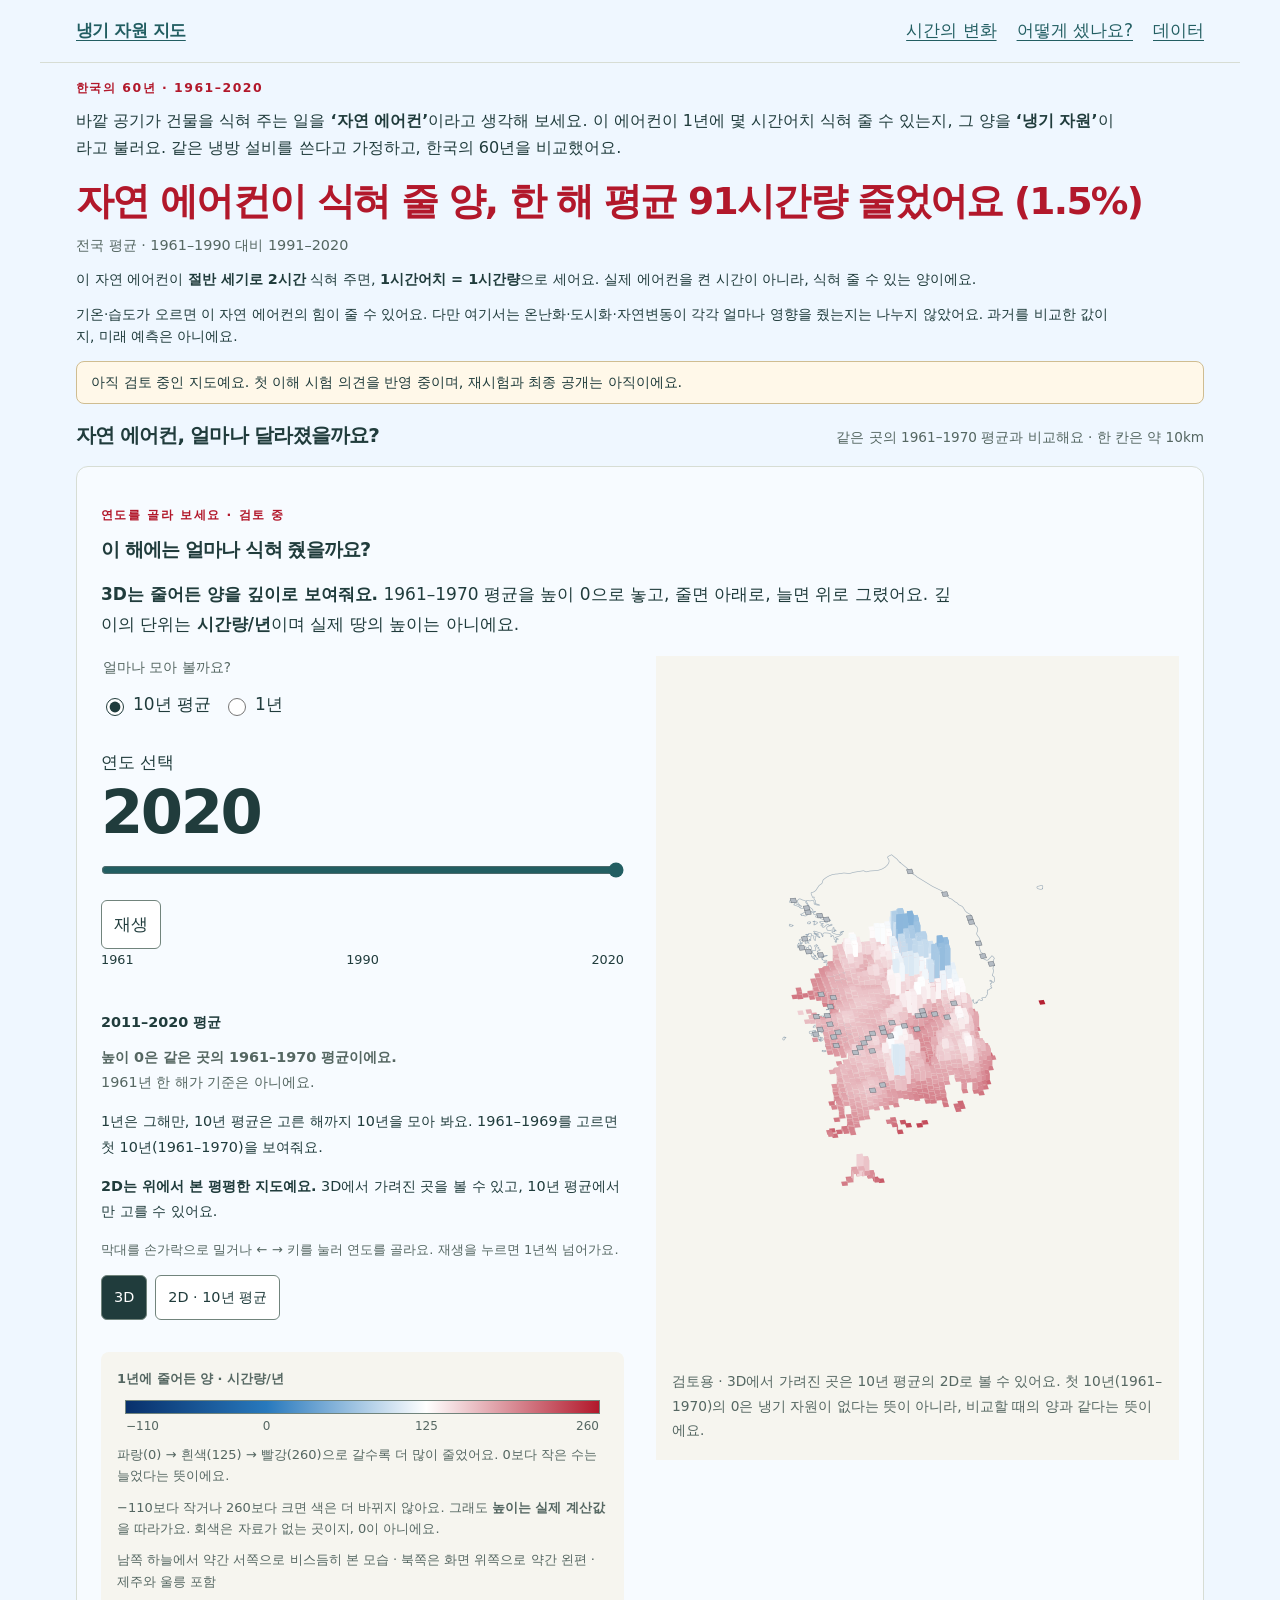
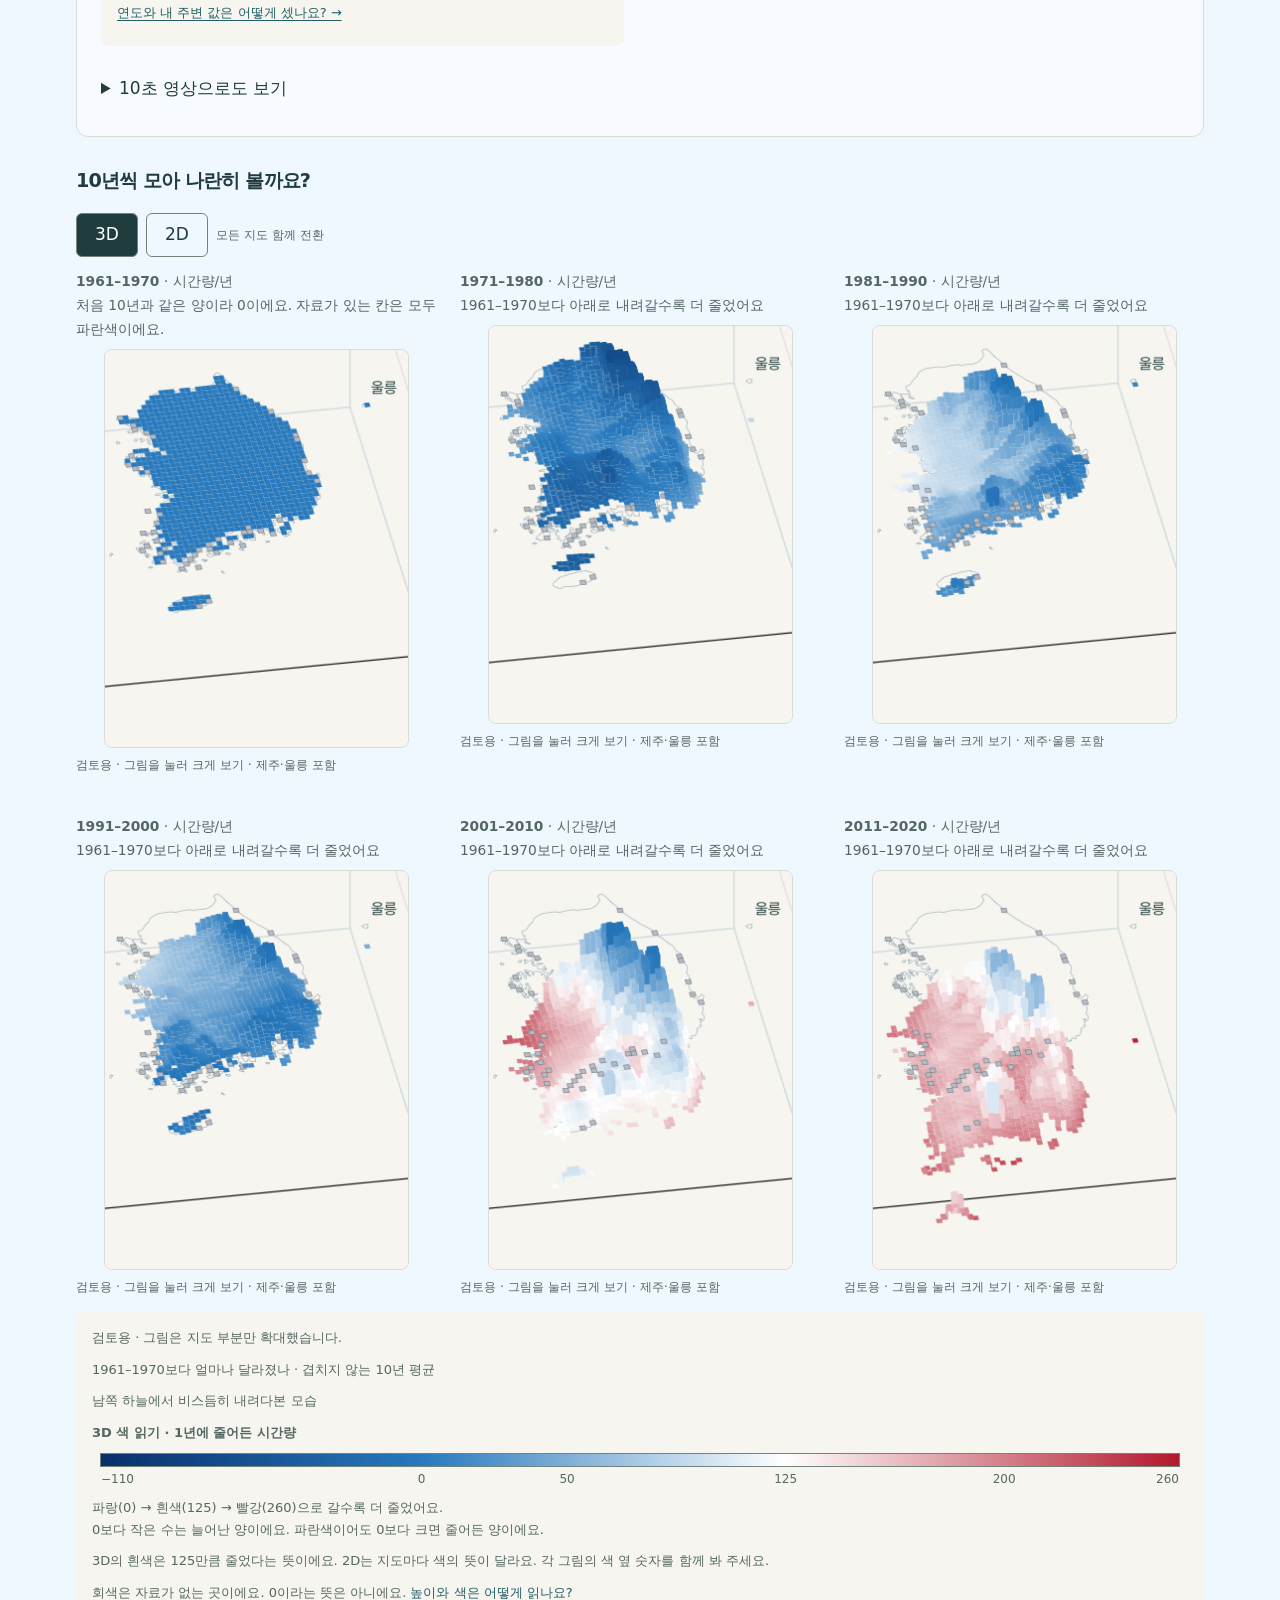
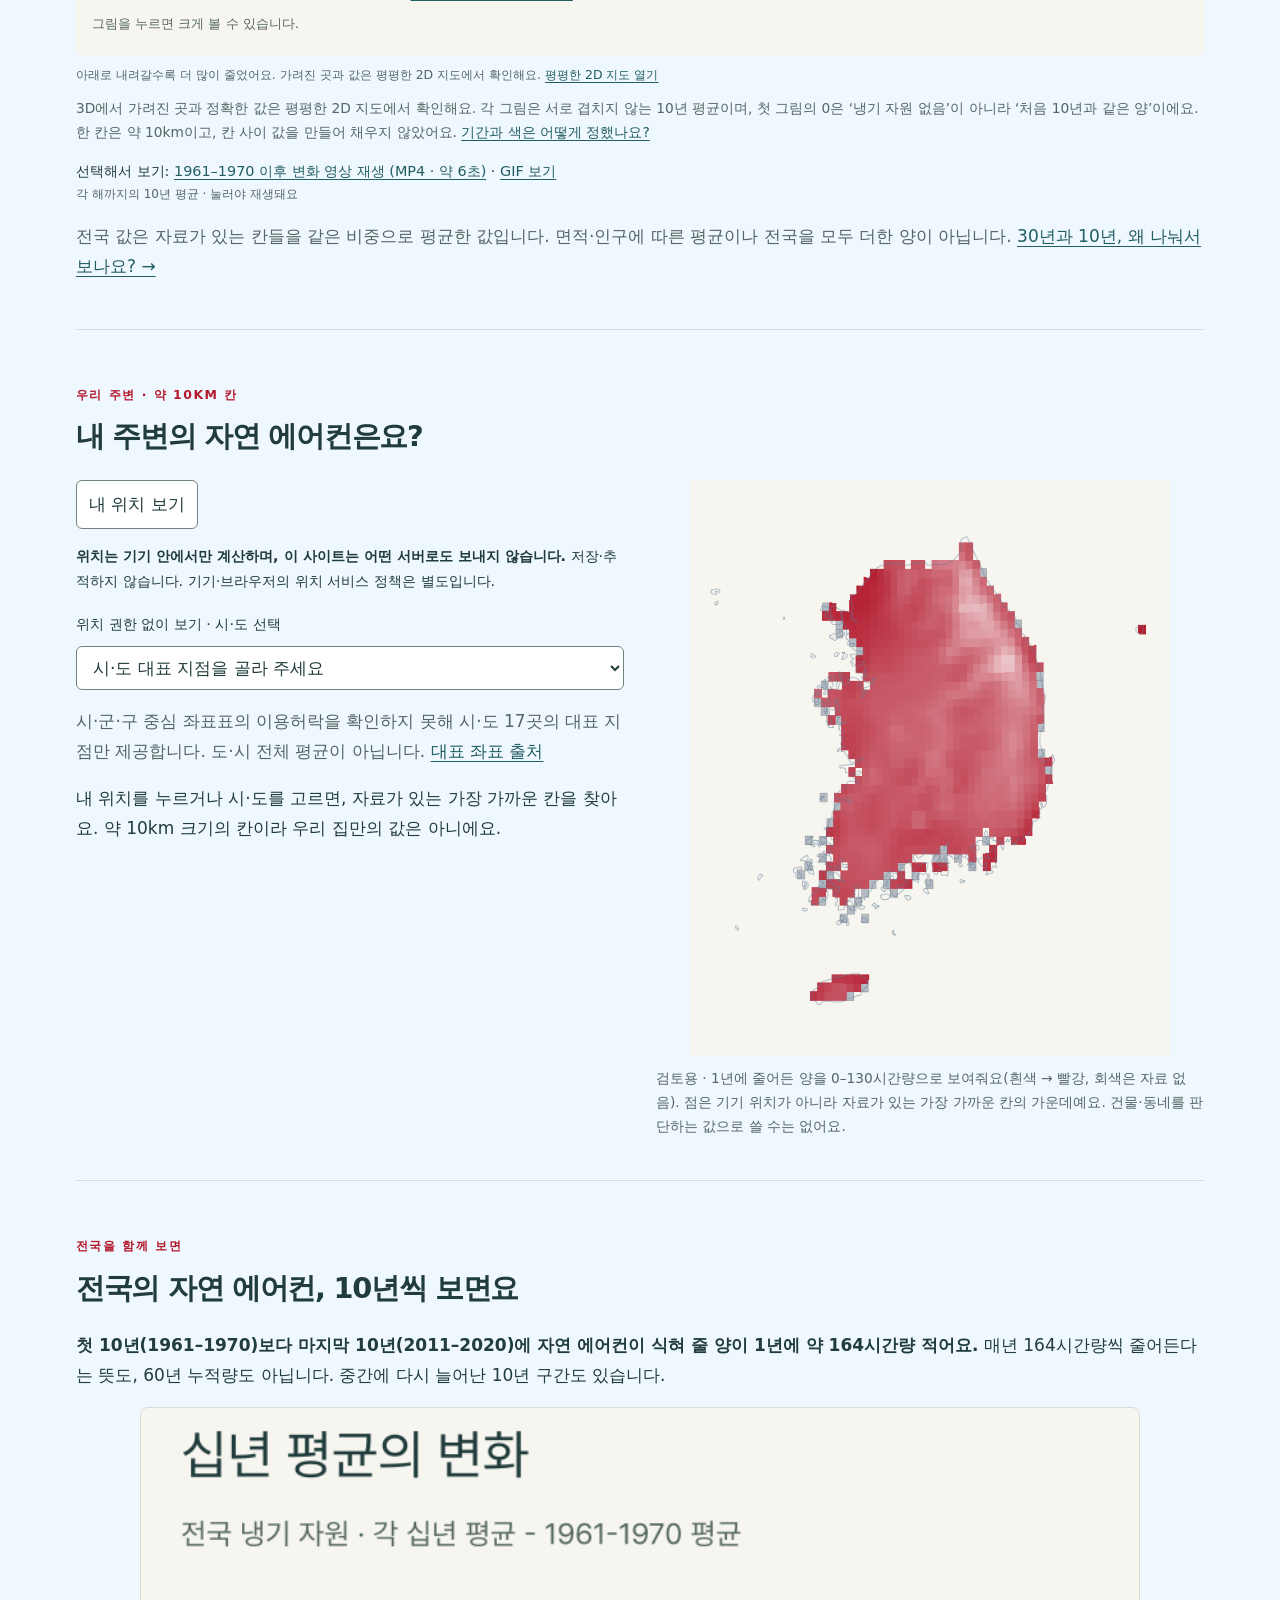
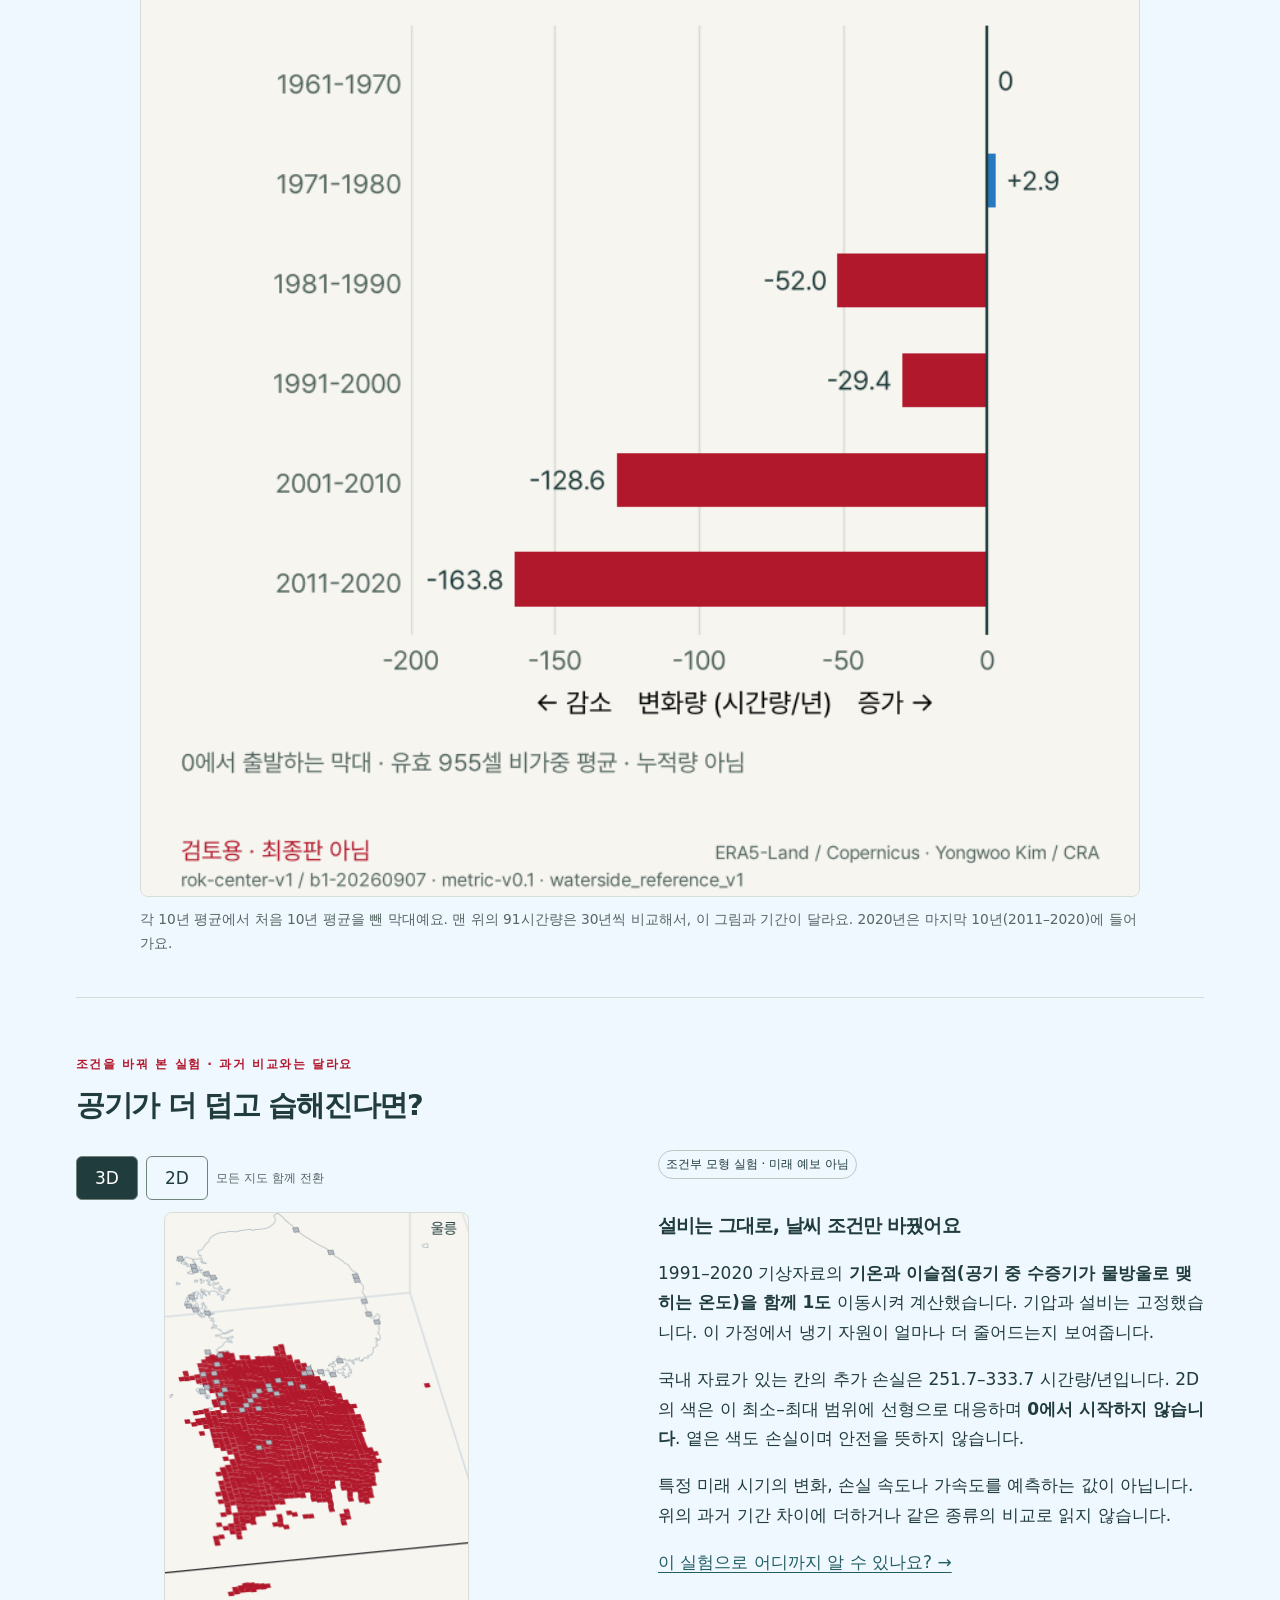
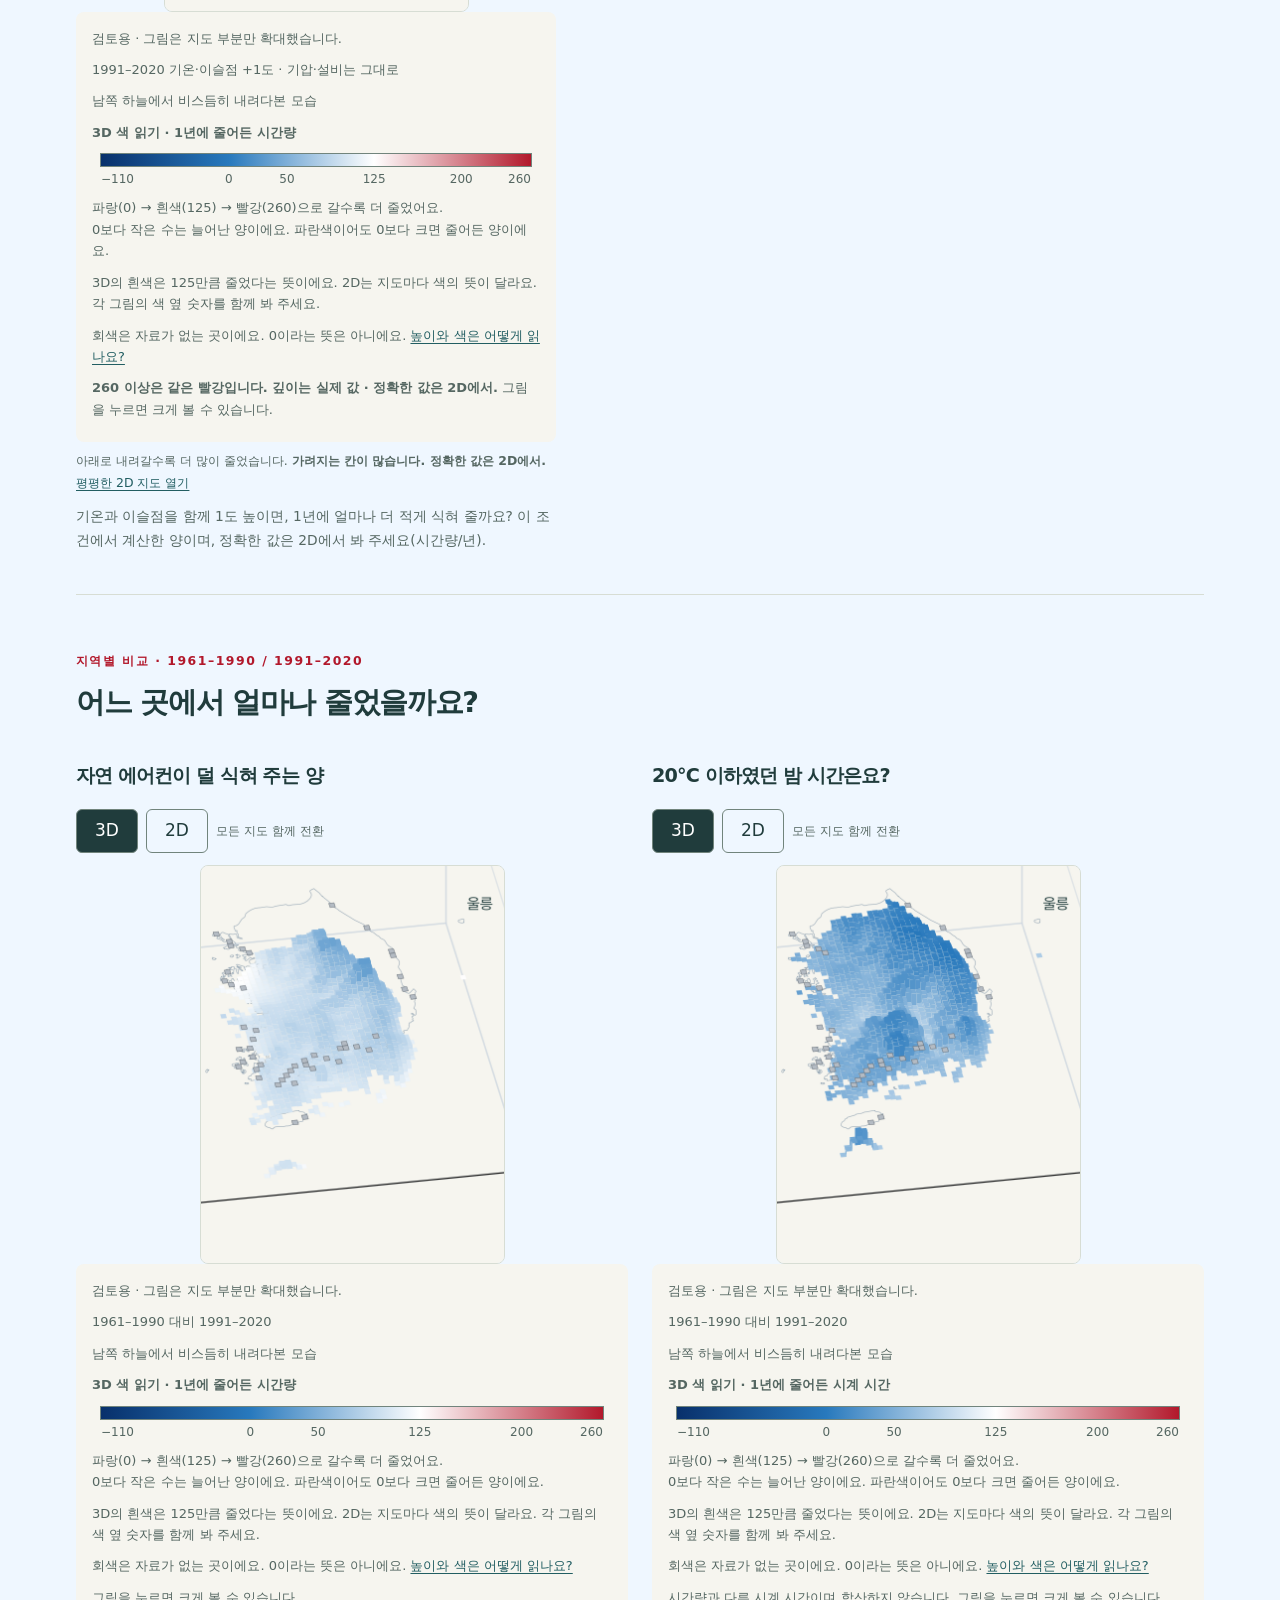
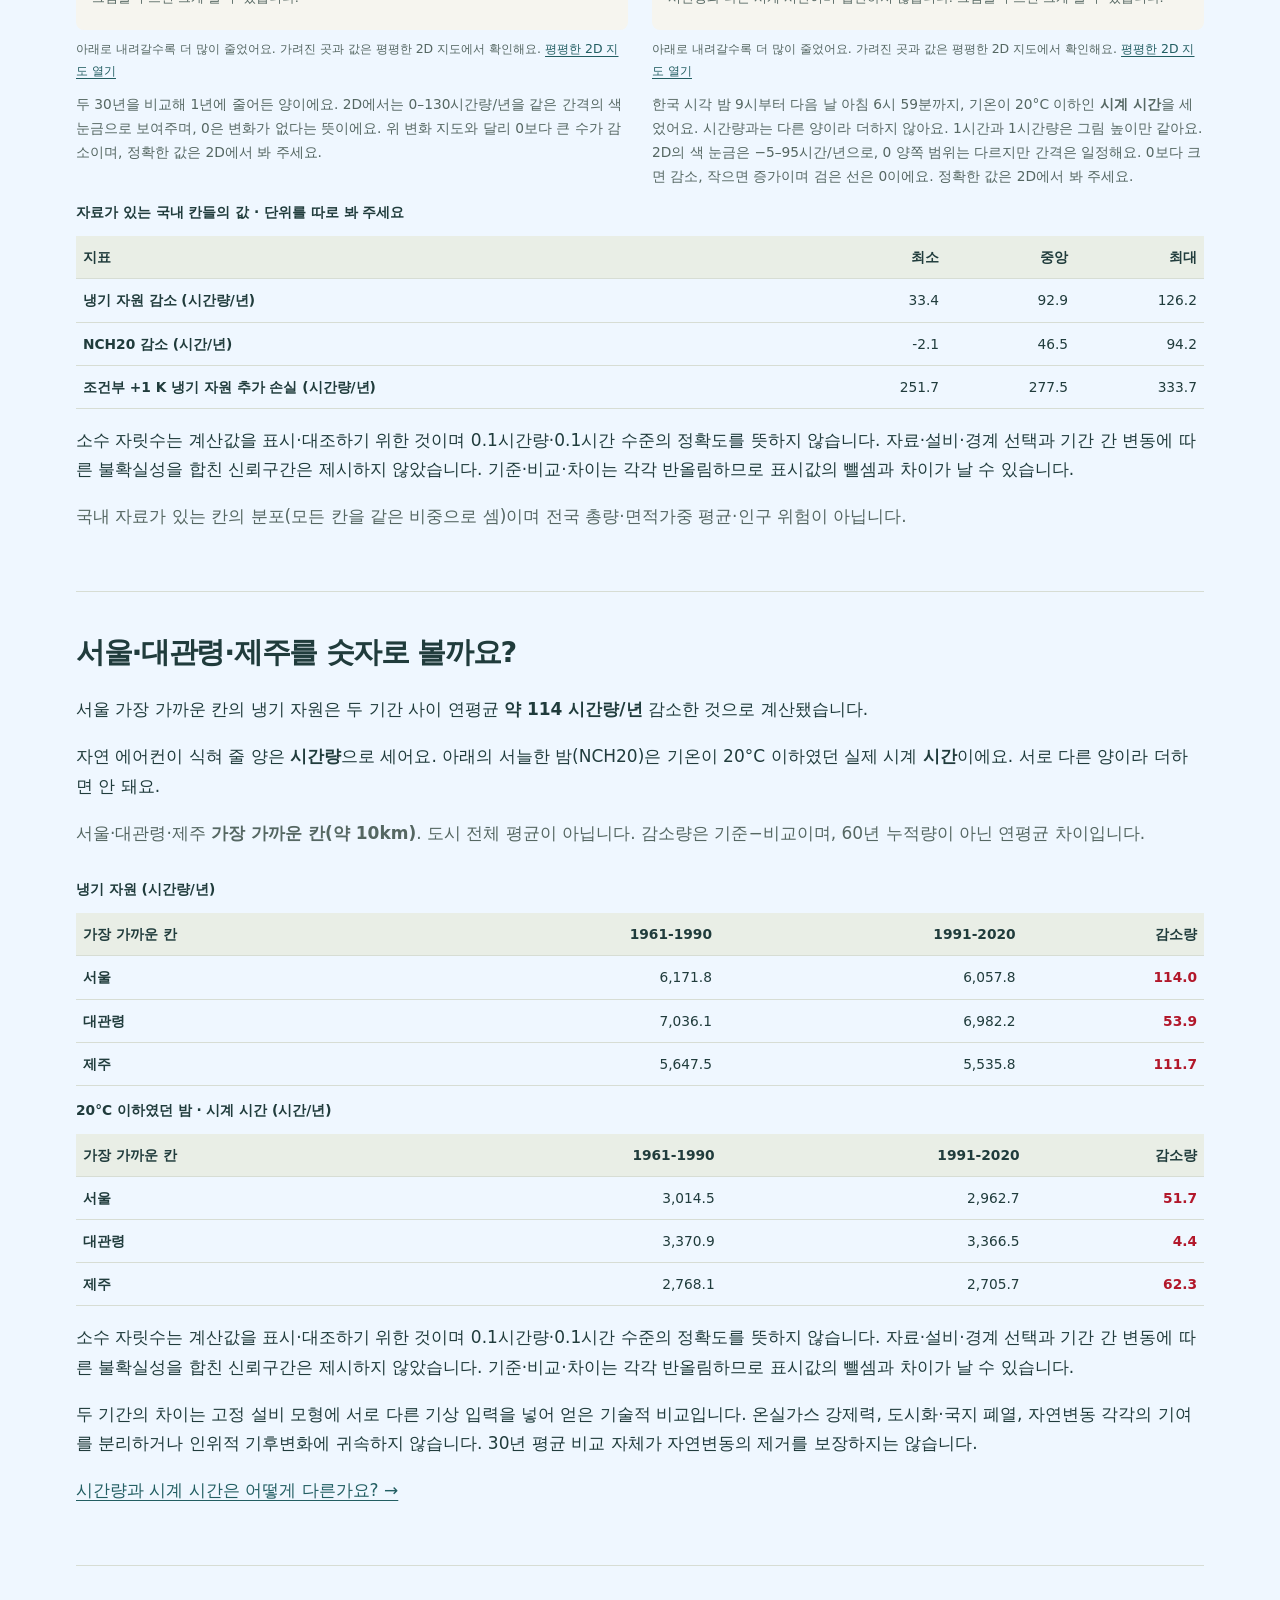
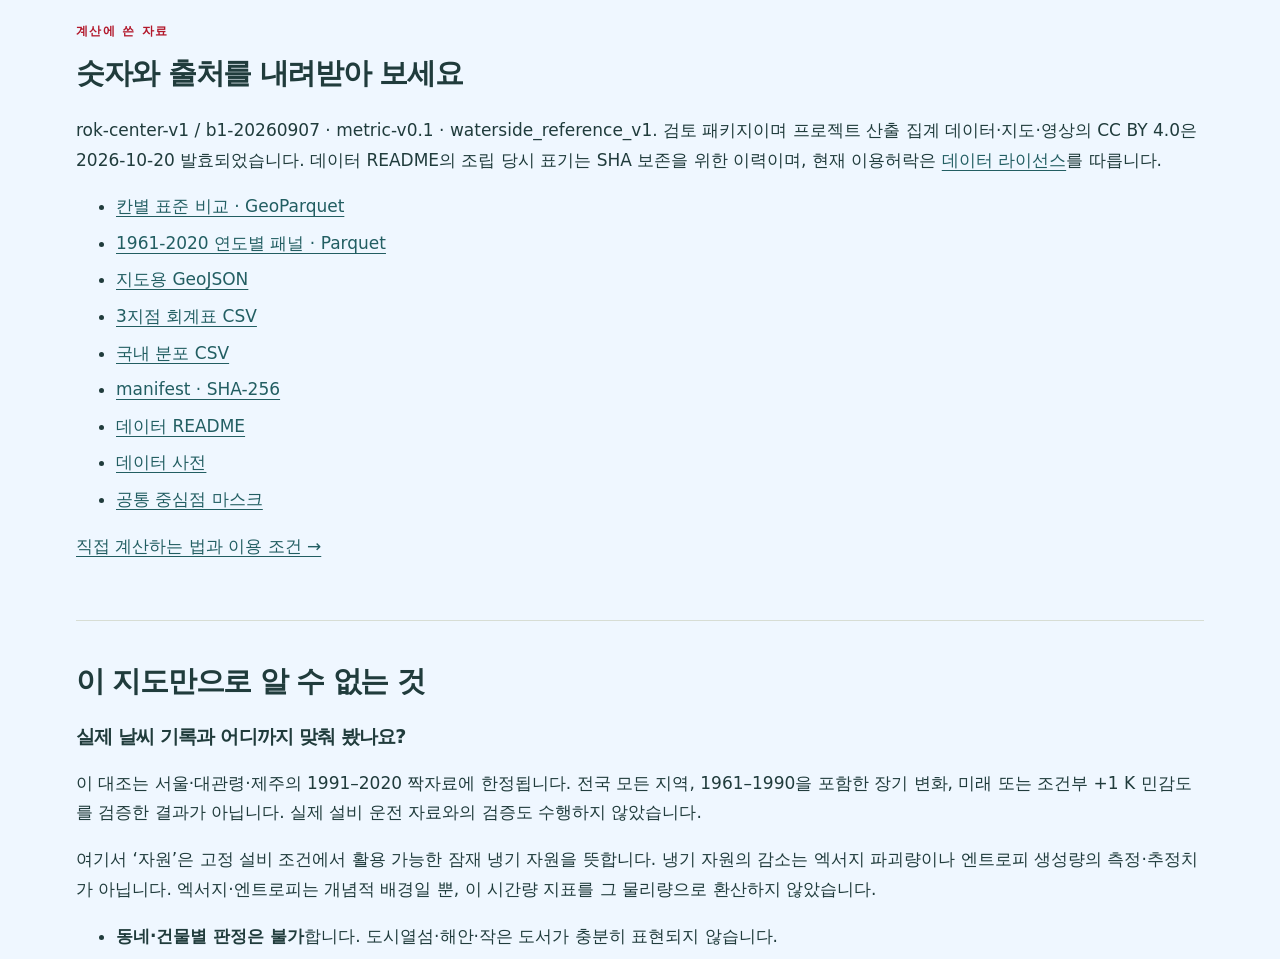
<file: index.html>
<!doctype html>
<html lang="ko"><head><meta charset="utf-8"><meta name="viewport" content="width=device-width,initial-scale=1"><meta name="description" content="한국의 60년 기상자료로 살펴본 냉기 자원의 변화. 바깥 공기가 건물을 식혀 주는 능력이 얼마나 줄었는지 살펴봅니다."><title>냉기 자원 지도 — 자연이 식혀 주던 능력</title><link rel="stylesheet" href="assets/style.css"><script src="assets/map-view.js" defer></script><script src="assets/interactive-core.js" defer></script><script src="assets/interactive.js" defer></script></head>
<body class="time-story"><a class="skip" href="#main">본문 바로가기</a>
<header><a class="brand" href="index.html">냉기 자원 지도</a><nav aria-label="주요 메뉴"><a href="#time-maps">시간의 변화</a><a href="methodology.html">어떻게 셌나요?</a><a href="#downloads">데이터</a></nav></header>
<main id="main">
<div class="story-intro"><p class="eyebrow">한국의 60년 · 1961–2020</p>
<p class="plain-intro">바깥 공기가 건물을 식혀 주는 일을 <strong>‘자연 에어컨’</strong>이라고 생각해 보세요. 이 에어컨이 1년에 몇 시간어치 식혀 줄 수 있는지, 그 양을 <strong>‘냉기 자원’</strong>이라고 불러요. 같은 냉방 설비를 쓴다고 가정하고, 한국의 60년을 비교했어요.</p>
<h1 class="resource-headline">자연 에어컨이 식혀 줄 양,<br> 한 해 평균 91시간량 줄었어요 (1.5%)</h1>
<p class="headline"><span>전국 평균 · 1961–1990 대비 1991–2020</span></p>
<p class="unit-definition">이 자연 에어컨이 <strong>절반 세기로 2시간</strong> 식혀 주면, <strong>1시간어치 = 1시간량</strong>으로 세어요. 실제 에어컨을 켠 시간이 아니라, 식혀 줄 수 있는 양이에요.</p>
<p class="intro-limits">기온·습도가 오르면 이 자연 에어컨의 힘이 줄 수 있어요. 다만 여기서는 온난화·도시화·자연변동이 각각 얼마나 영향을 줬는지는 나누지 않았어요. 과거를 비교한 값이지, 미래 예측은 아니에요.</p>
<p class="status">아직 검토 중인 지도예요. <br class="mobile-break">첫 이해 시험 의견을 반영 중이며, 재시험과 최종 공개는 아직이에요.</p></div>
<section id="time-maps" aria-labelledby="time-maps-title">
<div class="section-label"><h2 id="time-maps-title">자연 에어컨, 얼마나 달라졌을까요?</h2><p>같은 곳의 1961–1970 평균과 비교해요 · 한 칸은 약 10km</p></div>
<section id="cooling-3d" aria-labelledby="cooling-3d-title">
<p class="eyebrow">연도를 골라 보세요 · 검토 중</p><h3 id="cooling-3d-title">이 해에는 얼마나 식혀 줬을까요?</h3>
<p><strong>3D는 줄어든 양을 깊이로 보여줘요.</strong> 1961–1970 평균을 높이 0으로 놓고, 줄면 아래로, 늘면 위로 그렸어요. 깊이의 단위는 <strong>시간량/년</strong>이며 실제 땅의 높이는 아니에요.</p>
<div class="interactive-layout">
<div class="year-console"><div id="interactive-controls" hidden><div class="year-bar">
<fieldset class="year-mode"><legend>얼마나 모아 볼까요?</legend><label><input type="radio" name="year-mode" value="decade" checked> <span class="mode-label">10년<span class="mode-average"> 평균</span></span></label><label><input type="radio" name="year-mode" value="annual"> <span class="mode-label">1년</span></label></fieldset>
<label for="year-slider"><span class="year-label">연도 선택</span> <strong id="year-current">2020</strong></label>


<input id="year-slider" type="range" min="1961" max="2020" value="2020" step="1" aria-describedby="slider-help year-period year-baseline mode-help">
<button id="year-play" type="button" aria-pressed="false">재생</button></div><div class="range-ends"><span>1961</span><span>1990</span><span>2020</span></div>




</div>
<noscript><p>연도 조작과 내 위치는 자바스크립트가 필요합니다. 아래 정적 지도와 데이터는 그대로 볼 수 있습니다.</p></noscript>
</div>
<figure class="interactive-scene"><img id="year-frame" src="assets/interactive/decade-2020.webp" width="280" height="695" alt="2011–2020 평균 냉기 자원 변화. 1961–1970보다 아래로 내려갈수록 감소. 회색은 자료 없음."><figcaption><p id="scene-note" class="scene-note" role="status" hidden></p>검토용 · 3D에서 가려진 곳은 10년 평균의 2D로 볼 수 있어요. 첫 10년(1961–1970)의 0은 냉기 자원이 없다는 뜻이 아니라, 비교할 때의 양과 같다는 뜻이에요.</figcaption></figure><div class="snapshot-guide"><p><strong>1년에 줄어든 양 · 시간량/년</strong></p><div class="snapshot-scale" aria-label="손실 −110 진파랑, 0 파랑, 125 흰색, 260 빨강"><span style="left:0%">−110</span><span style="left:29.73%">0</span><span style="left:63.51%">125</span><span style="left:100%">260</span></div><p>파랑(0) → 흰색(125) → 빨강(260)으로 갈수록 더 많이 줄었어요. 0보다 작은 수는 늘었다는 뜻이에요.</p><p>−110보다 작거나 260보다 크면 색은 더 바뀌지 않아요. 그래도 <strong>높이는 실제 계산값</strong>을 따라가요. 회색은 자료가 없는 곳이지, 0이 아니에요.</p><p>남쪽 하늘에서 약간 서쪽으로 비스듬히 본 모습 · 북쪽은 화면 위쪽으로 약간 왼편 · 제주와 울릉 포함</p><p><a href="methodology.html#interactive-method">연도와 내 주변 값은 어떻게 셌나요? →</a></p></div>
<div class="scene-details">
<p id="year-period">2011–2020 평균</p><p id="year-baseline" class="muted"><strong>높이 0은 같은 곳의 1961–1970 평균이에요.</strong><br>1961년 한 해가 기준은 아니에요.</p><p id="mode-help">1년은 그해만, 10년 평균은 고른 해까지 10년을 모아 봐요. 1961–1969를 고르면 첫 10년(1961–1970)을 보여줘요.</p>
<p class="view-help"><strong>2D는 위에서 본 평평한 지도예요.</strong> 3D에서 가려진 곳을 볼 수 있고, 10년 평균에서만 고를 수 있어요.</p><p id="slider-help" class="muted">막대를 손가락으로 밀거나 ← → 키를 눌러 연도를 골라요. 재생을 누르면 1년씩 넘어가요.</p><div id="view-controls" class="interactive-buttons" hidden><button id="view-depth" type="button" aria-pressed="true">3D</button><button id="view-flat" type="button" aria-pressed="false">2D · 10년 평균</button></div><p id="annual-note" class="status" hidden>한 해씩 보면 날씨에 따라 크게 오르내려요(±약 140시간량). 긴 흐름은 10년 평균으로 보세요.<br><small>±140은 전국 평균이 해마다 흔들리는 크기예요. 각 칸의 오차 범위는 아니에요.</small></p><p id="frame-status" role="status"></p>
</div>
</div>
<details class="original-video"><summary>10초 영상으로도 보기</summary><video class="cooling-3d-video" controls playsinline preload="none" width="1200" height="900" aria-label="선택해서 재생하는 후행 10년 평균 3D 원본 영상"><source src="assets/cooling-3d-b.mp4" type="video/mp4"></video><p>그림 안에도 설명이 있는 영상이에요. 재생을 눌러야 움직여요.</p></details>
</section>
<h3>10년씩 모아 나란히 볼까요?</h3>
<figure><div class="map-view" data-map-id="time-maps-desktop"><div class="map-toggle" role="group" aria-label="10년 변화 지도 보기 · 모든 지도 함께 전환" hidden><button type="button" data-map-mode="3d" aria-pressed="true">3D</button><button type="button" data-map-mode="2d" aria-pressed="false">2D</button><span>모든 지도 함께 전환</span></div><div data-map-panel="3d"><div class="mobile-decades"><figure><figcaption><strong>1961–1970</strong> · 시간량/년<br>처음 10년과 같은 양이라 0이에요. 자료가 있는 칸은 모두 파란색이에요.</figcaption><a href="assets/decade-1961-1970-mobile.png" aria-label="1961–1970 3D 지도 크게 보기"><img loading="lazy" src="assets/decade-1961-1970-mobile.png" width="305" height="400" alt="1961–1970 냉기 자원 변화. 한 칸은 약 10km, 회색은 자료 없음."></a><p class="crop-note">검토용 · 그림을 눌러 크게 보기 · 제주·울릉 포함</p></figure><figure><figcaption><strong>1971–1980</strong> · 시간량/년<br>1961–1970보다 아래로 내려갈수록 더 줄었어요</figcaption><a href="assets/decade-1971-1980-mobile.png" aria-label="1971–1980 3D 지도 크게 보기"><img loading="lazy" src="assets/decade-1971-1980-mobile.png" width="305" height="400" alt="1971–1980 냉기 자원 변화. 한 칸은 약 10km, 회색은 자료 없음."></a><p class="crop-note">검토용 · 그림을 눌러 크게 보기 · 제주·울릉 포함</p></figure><figure><figcaption><strong>1981–1990</strong> · 시간량/년<br>1961–1970보다 아래로 내려갈수록 더 줄었어요</figcaption><a href="assets/decade-1981-1990-mobile.png" aria-label="1981–1990 3D 지도 크게 보기"><img loading="lazy" src="assets/decade-1981-1990-mobile.png" width="305" height="400" alt="1981–1990 냉기 자원 변화. 한 칸은 약 10km, 회색은 자료 없음."></a><p class="crop-note">검토용 · 그림을 눌러 크게 보기 · 제주·울릉 포함</p></figure><figure><figcaption><strong>1991–2000</strong> · 시간량/년<br>1961–1970보다 아래로 내려갈수록 더 줄었어요</figcaption><a href="assets/decade-1991-2000-mobile.png" aria-label="1991–2000 3D 지도 크게 보기"><img loading="lazy" src="assets/decade-1991-2000-mobile.png" width="305" height="400" alt="1991–2000 냉기 자원 변화. 한 칸은 약 10km, 회색은 자료 없음."></a><p class="crop-note">검토용 · 그림을 눌러 크게 보기 · 제주·울릉 포함</p></figure><figure><figcaption><strong>2001–2010</strong> · 시간량/년<br>1961–1970보다 아래로 내려갈수록 더 줄었어요</figcaption><a href="assets/decade-2001-2010-mobile.png" aria-label="2001–2010 3D 지도 크게 보기"><img loading="lazy" src="assets/decade-2001-2010-mobile.png" width="305" height="400" alt="2001–2010 냉기 자원 변화. 한 칸은 약 10km, 회색은 자료 없음."></a><p class="crop-note">검토용 · 그림을 눌러 크게 보기 · 제주·울릉 포함</p></figure><figure><figcaption><strong>2011–2020</strong> · 시간량/년<br>1961–1970보다 아래로 내려갈수록 더 줄었어요</figcaption><a href="assets/decade-2011-2020-mobile.png" aria-label="2011–2020 3D 지도 크게 보기"><img loading="lazy" src="assets/decade-2011-2020-mobile.png" width="305" height="400" alt="2011–2020 냉기 자원 변화. 한 칸은 약 10km, 회색은 자료 없음."></a><p class="crop-note">검토용 · 그림을 눌러 크게 보기 · 제주·울릉 포함</p></figure></div><div class="snapshot-guide"><p class="crop-note">검토용 · 그림은 지도 부분만 확대했습니다.</p><p>1961–1970보다 얼마나 달라졌나 · 겹치지 않는 10년 평균</p><p>남쪽 하늘에서 비스듬히 내려다본 모습</p><p><strong>3D 색 읽기 · 1년에 줄어든 시간량</strong></p><div class="snapshot-scale" aria-label="손실 −110 진파랑, 0 파랑, 125 흰색, 260 빨강"><span style="left:0%">−110</span><span style="left:29.73%">0</span><span style="left:43.24%">50</span><span style="left:63.51%">125</span><span style="left:83.78%">200</span><span style="left:100%">260</span></div><p>파랑(0) → 흰색(125) → 빨강(260)으로 갈수록 더 줄었어요.<br>0보다 작은 수는 늘어난 양이에요. 파란색이어도 0보다 크면 줄어든 양이에요.</p><p>3D의 흰색은 125만큼 줄었다는 뜻이에요. 2D는 지도마다 색의 뜻이 달라요. 각 그림의 색 옆 숫자를 함께 봐 주세요.</p><p>회색은 자료가 없는 곳이에요. 0이라는 뜻은 아니에요. <a href="methodology.html#three-d-method">높이와 색은 어떻게 읽나요?</a></p><p> 그림을 누르면 크게 볼 수 있습니다.</p></div></div><div data-map-panel="2d" hidden><a href="assets/time-maps-desktop.png" aria-label="10년 변화 지도 큰 원본 보기"><picture><source media="(max-width:760px)" srcset="assets/time-maps-mobile.png" width="780" height="960"><img src="assets/time-maps-desktop.png" width="1440" height="690" alt="1961–1970부터 2011–2020까지 여섯 10년의 냉기 자원 변화 지도. 각 칸의 첫 10년 평균이 기준 0이며 빨강은 감소, 파랑은 증가입니다. 모든 지도는 −300~+300 시간량/년 공통 선형 범례, 회색 빗금은 결측입니다."></picture></a></div><p class="map-reading">아래로 내려갈수록 더 많이 줄었어요. 가려진 곳과 값은 평평한 2D 지도에서 확인해요. <a href="assets/time-maps-desktop.png">평평한 2D 지도 열기</a></p></div>
<figcaption>3D에서 가려진 곳과 정확한 값은 평평한 2D 지도에서 확인해요. 각 그림은 서로 겹치지 않는 10년 평균이며, 첫 그림의 0은 ‘냉기 자원 없음’이 아니라 ‘처음 10년과 같은 양’이에요. 한 칸은 약 10km이고, 칸 사이 값을 만들어 채우지 않았어요. <a href="methodology.html#time-visuals">기간과 색은 어떻게 정했나요?</a></figcaption></figure>

<p class="optional-media">선택해서 보기: <a href="assets/ench-anomaly-10y.mp4">1961–1970 이후 변화 영상 재생 (MP4 · 약 6초)</a> · <a href="assets/ench-anomaly-10y.gif">GIF 보기</a> <small>각 해까지의 10년 평균 · 눌러야 재생돼요</small></p>
<p class="muted">전국 값은 자료가 있는 칸들을 같은 비중으로 평균한 값입니다. 면적·인구에 따른 평균이나 전국을 모두 더한 양이 아닙니다. <a href="methodology.html#time-visuals">30년과 10년, 왜 나눠서 보나요? →</a></p>
</section>
<section id="my-location"><p class="eyebrow">우리 주변 · 약 10km 칸</p><h2>내 주변의 자연 에어컨은요?</h2>
<div class="location-layout"><div>
<div id="location-controls" hidden><button type="button" id="locate-button">내 위치 보기</button>
<p class="privacy-note"><strong>위치는 기기 안에서만 계산하며, 이 사이트는 어떤 서버로도 보내지 않습니다.</strong> 저장·추적하지 않습니다. 기기·브라우저의 위치 서비스 정책은 별도입니다.</p>
<label for="region-select">위치 권한 없이 보기 · 시·도 선택</label><select id="region-select"><option value="">시·도 대표 지점을 골라 주세요</option></select>
<p class="muted">시·군·구 중심 좌표표의 이용허락을 확인하지 못해 시·도 17곳의 대표 지점만 제공합니다. 도·시 전체 평균이 아닙니다. <a href="methodology.html#location-sources">대표 좌표 출처</a></p></div>
<p id="location-status" role="status">내 위치를 누르거나 시·도를 고르면, 자료가 있는 가장 가까운 칸을 찾아요. 약 10km 크기의 칸이라 우리 집만의 값은 아니에요.</p>
<article id="location-card" hidden aria-labelledby="location-title"><h3 id="location-title"></h3><p id="location-detail"></p>
<dl><dt>1961–1990 대비 1991–2020 감소</dt><dd><strong id="loss30"></strong> 시간량/년</dd><dt>1961–1970 대비 2011–2020 감소</dt><dd><strong id="loss10"></strong> 시간량/년</dd><dt>기온·이슬점을 함께 +1℃ 높인 추가 손실</dt><dd><strong id="sensitivity1k"></strong> 시간량/년</dd></dl>
<p>연평균의 차이이며 누적량이 아닙니다. +1℃는 기압·설비를 고정한 별도 실험으로 미래 예보가 아니며 과거 감소와 더하지 않습니다. 소수는 계산값 대조용이며 정밀도를 보증하지 않습니다.</p></article>
</div><figure><div class="location-map"><img loading="lazy" src="assets/interactive/location.webp" width="600" height="720" alt="1961–1990 대비 1991–2020 냉기 자원 감소 2D 지도. 선택한 칸의 중심에 점을 표시합니다."><span id="location-dot" hidden role="img" aria-label="선택된 유효 칸의 중심"></span></div><figcaption>검토용 · 1년에 줄어든 양을 0–130시간량으로 보여줘요(흰색 → 빨강, 회색은 자료 없음). 점은 기기 위치가 아니라 자료가 있는 가장 가까운 칸의 가운데예요. 건물·동네를 판단하는 값으로 쓸 수는 없어요.</figcaption></figure></div></section>
<section id="decade-bars"><p class="eyebrow">전국을 함께 보면</p><h2>전국의 자연 에어컨, 10년씩 보면요</h2>
<p><strong>첫 10년(1961–1970)보다 마지막 10년(2011–2020)에 자연 에어컨이 식혀 줄 양이 1년에 약 164시간량 적어요.</strong> 매년 164시간량씩 줄어든다는 뜻도, 60년 누적량도 아닙니다. 중간에 다시 늘어난 10년 구간도 있습니다.</p>
<figure class="bar-figure"><picture><source media="(max-width:760px)" srcset="assets/time-bars-mobile.png" width="780" height="850"><img loading="lazy" src="assets/time-bars-desktop.png" width="1440" height="740" alt="각 10년의 전국 냉기 자원 평균에서 1961–1970 평균을 뺀 막대. 순서대로 0, +2.9, −52.0, −29.4, −128.6, −163.8 시간량/년. 막대는 0에서 출발하며 중간 증가도 표시합니다."></picture><figcaption>각 10년 평균에서 처음 10년 평균을 뺀 막대예요. 맨 위의 91시간량은 30년씩 비교해서, 이 그림과 기간이 달라요. 2020년은 마지막 10년(2011–2020)에 들어가요.</figcaption></figure></section>
<section id="sensitivity"><p class="eyebrow">조건을 바꿔 본 실험 · 과거 비교와는 달라요</p><h2>공기가 더 덥고 습해진다면?</h2>
<div class="columns"><figure><div class="map-view" data-map-id="sensitivity"><div class="map-toggle" role="group" aria-label="조건부 +1 K 지도 보기 · 모든 지도 함께 전환" hidden><button type="button" data-map-mode="3d" aria-pressed="true">3D</button><button type="button" data-map-mode="2d" aria-pressed="false">2D</button><span>모든 지도 함께 전환</span></div><div data-map-panel="3d"><a href="assets/sensitivity-3d.png" aria-label="조건부 +1 K 3D 큰 원본 보기"><picture><img loading="lazy" src="assets/sensitivity-3d-mobile.png" width="305" height="400" alt="기온과 이슬점을 함께 1도 높였을 때 냉기 자원이 추가로 줄어드는 양. 251.7~333.7 시간량/년만큼 아래로 내려갑니다. 260 이상은 같은 빨강이지만 깊이는 실제 값입니다. 회색은 자료 없음입니다."></picture></a><div class="snapshot-guide"><p class="crop-note">검토용 · 그림은 지도 부분만 확대했습니다.</p><p>1991–2020 기온·이슬점 +1도 · 기압·설비는 그대로</p><p>남쪽 하늘에서 비스듬히 내려다본 모습</p><p><strong>3D 색 읽기 · 1년에 줄어든 시간량</strong></p><div class="snapshot-scale" aria-label="손실 −110 진파랑, 0 파랑, 125 흰색, 260 빨강"><span style="left:0%">−110</span><span style="left:29.73%">0</span><span style="left:43.24%">50</span><span style="left:63.51%">125</span><span style="left:83.78%">200</span><span style="left:100%">260</span></div><p>파랑(0) → 흰색(125) → 빨강(260)으로 갈수록 더 줄었어요.<br>0보다 작은 수는 늘어난 양이에요. 파란색이어도 0보다 크면 줄어든 양이에요.</p><p>3D의 흰색은 125만큼 줄었다는 뜻이에요. 2D는 지도마다 색의 뜻이 달라요. 각 그림의 색 옆 숫자를 함께 봐 주세요.</p><p>회색은 자료가 없는 곳이에요. 0이라는 뜻은 아니에요. <a href="methodology.html#three-d-method">높이와 색은 어떻게 읽나요?</a></p><p><strong>260 이상은 같은 빨강입니다. 깊이는 실제 값 · 정확한 값은 2D에서.</strong> 그림을 누르면 크게 볼 수 있습니다.</p></div></div><div data-map-panel="2d" hidden><a href="assets/sensitivity.png"><img loading="lazy" src="assets/sensitivity.png" width="1440" height="1800" alt="기온과 이슬점을 함께 1 K 높인 조건부 냉기 자원 추가 손실 지도. 기압과 설비 고정. 국내 자료가 있는 칸 251.7~333.7 시간량/년 최소–최대 선형 범례이며 0에서 시작하지 않습니다."></a></div><p class="map-reading">아래로 내려갈수록 더 많이 줄었습니다. <strong>가려지는 칸이 많습니다. 정확한 값은 2D에서.</strong> <a href="assets/sensitivity.png">평평한 2D 지도 열기</a></p></div><figcaption>기온과 이슬점을 함께 1도 높이면, 1년에 얼마나 더 적게 식혀 줄까요? 이 조건에서 계산한 양이며, 정확한 값은 2D에서 봐 주세요(시간량/년).</figcaption></figure><div><span class="tag">조건부 모형 실험 · 미래 예보 아님</span><h3>설비는 그대로, 날씨 조건만 바꿨어요</h3><p>1991–2020 기상자료의 <strong>기온과 이슬점(공기 중 수증기가 물방울로 맺히는 온도)을 함께 1도</strong> 이동시켜 계산했습니다. 기압과 설비는 고정했습니다. 이 가정에서 냉기 자원이 얼마나 더 줄어드는지 보여줍니다.</p><p>국내 자료가 있는 칸의 추가 손실은 251.7–333.7 시간량/년입니다. 2D의 색은 이 최소–최대 범위에 선형으로 대응하며 <strong>0에서 시작하지 않습니다</strong>. 옅은 색도 손실이며 안전을 뜻하지 않습니다.</p><p>특정 미래 시기의 변화, 손실 속도나 가속도를 예측하는 값이 아닙니다. 위의 과거 기간 차이에 더하거나 같은 종류의 비교로 읽지 않습니다.</p><p><a href="methodology.html#metrics">이 실험으로 어디까지 알 수 있나요? →</a></p></div></div></section>
<section id="maps"><p class="eyebrow">지역별 비교 · 1961–1990 / 1991–2020</p><h2>어느 곳에서 얼마나 줄었을까요?</h2><div class="cards regional-cards">
<article><h3>자연 에어컨이 덜 식혀 주는 양</h3><figure><div class="map-view" data-map-id="ench-loss"><div class="map-toggle" role="group" aria-label="냉기 자원 감소 지도 보기 · 모든 지도 함께 전환" hidden><button type="button" data-map-mode="3d" aria-pressed="true">3D</button><button type="button" data-map-mode="2d" aria-pressed="false">2D</button><span>모든 지도 함께 전환</span></div><div data-map-panel="3d"><a href="assets/ench-loss-3d.png" aria-label="냉기 자원 감소 3D 큰 원본 보기"><picture><img loading="lazy" src="assets/ench-loss-3d-mobile.png" width="305" height="400" alt="1961–1990보다 1991–2020의 냉기 자원이 줄어든 양. 내려갈수록 감소가 크고 단위는 시간량/년입니다. 회색은 자료 없음입니다."></picture></a><div class="snapshot-guide"><p class="crop-note">검토용 · 그림은 지도 부분만 확대했습니다.</p><p>1961–1990 대비 1991–2020</p><p>남쪽 하늘에서 비스듬히 내려다본 모습</p><p><strong>3D 색 읽기 · 1년에 줄어든 시간량</strong></p><div class="snapshot-scale" aria-label="손실 −110 진파랑, 0 파랑, 125 흰색, 260 빨강"><span style="left:0%">−110</span><span style="left:29.73%">0</span><span style="left:43.24%">50</span><span style="left:63.51%">125</span><span style="left:83.78%">200</span><span style="left:100%">260</span></div><p>파랑(0) → 흰색(125) → 빨강(260)으로 갈수록 더 줄었어요.<br>0보다 작은 수는 늘어난 양이에요. 파란색이어도 0보다 크면 줄어든 양이에요.</p><p>3D의 흰색은 125만큼 줄었다는 뜻이에요. 2D는 지도마다 색의 뜻이 달라요. 각 그림의 색 옆 숫자를 함께 봐 주세요.</p><p>회색은 자료가 없는 곳이에요. 0이라는 뜻은 아니에요. <a href="methodology.html#three-d-method">높이와 색은 어떻게 읽나요?</a></p><p> 그림을 누르면 크게 볼 수 있습니다.</p></div></div><div data-map-panel="2d" hidden><a href="assets/ench-loss.png"><img loading="lazy" src="assets/ench-loss.png" width="1440" height="1800" alt="지역별 냉기 자원 감소량. 1961–1990 대비 1991–2020, 0–130 시간량/년 범례. 양수는 감소, 진한 빨강일수록 감소가 큽니다."></a></div><p class="map-reading">아래로 내려갈수록 더 많이 줄었어요. 가려진 곳과 값은 평평한 2D 지도에서 확인해요. <a href="assets/ench-loss.png">평평한 2D 지도 열기</a></p></div><figcaption>두 30년을 비교해 1년에 줄어든 양이에요. 2D에서는 0–130시간량/년을 같은 간격의 색 눈금으로 보여주며, 0은 변화가 없다는 뜻이에요. 위 변화 지도와 달리 0보다 큰 수가 감소이며, 정확한 값은 2D에서 봐 주세요.</figcaption></figure></article>
<article><h3>20°C 이하였던 밤 시간은요?</h3><figure><div class="map-view" data-map-id="nch20-loss"><div class="map-toggle" role="group" aria-label="서늘한 야간시간 감소 지도 보기 · 모든 지도 함께 전환" hidden><button type="button" data-map-mode="3d" aria-pressed="true">3D</button><button type="button" data-map-mode="2d" aria-pressed="false">2D</button><span>모든 지도 함께 전환</span></div><div data-map-panel="3d"><a href="assets/nch20-loss-3d.png" aria-label="서늘한 야간시간 감소 3D 큰 원본 보기"><picture><img loading="lazy" src="assets/nch20-loss-3d-mobile.png" width="305" height="400" alt="1961–1990보다 1991–2020의 서늘한 야간시간이 줄어든 양. 감소는 아래, 증가는 위입니다. 단위는 실제 시계 시간인 시간/년이며 시간량과 합산하지 않습니다. 회색은 자료 없음입니다."></picture></a><div class="snapshot-guide"><p class="crop-note">검토용 · 그림은 지도 부분만 확대했습니다.</p><p>1961–1990 대비 1991–2020</p><p>남쪽 하늘에서 비스듬히 내려다본 모습</p><p><strong>3D 색 읽기 · 1년에 줄어든 시계 시간</strong></p><div class="snapshot-scale" aria-label="손실 −110 진파랑, 0 파랑, 125 흰색, 260 빨강"><span style="left:0%">−110</span><span style="left:29.73%">0</span><span style="left:43.24%">50</span><span style="left:63.51%">125</span><span style="left:83.78%">200</span><span style="left:100%">260</span></div><p>파랑(0) → 흰색(125) → 빨강(260)으로 갈수록 더 줄었어요.<br>0보다 작은 수는 늘어난 양이에요. 파란색이어도 0보다 크면 줄어든 양이에요.</p><p>3D의 흰색은 125만큼 줄었다는 뜻이에요. 2D는 지도마다 색의 뜻이 달라요. 각 그림의 색 옆 숫자를 함께 봐 주세요.</p><p>회색은 자료가 없는 곳이에요. 0이라는 뜻은 아니에요. <a href="methodology.html#three-d-method">높이와 색은 어떻게 읽나요?</a></p><p> 시간량과 다른 시계 시간이며 합산하지 않습니다. 그림을 누르면 크게 볼 수 있습니다.</p></div></div><div data-map-panel="2d" hidden><a href="assets/nch20-loss.png"><img loading="lazy" src="assets/nch20-loss.png" width="1440" height="1800" alt="NCH20 감소량. −5–95 시간/년 비대칭 선형 범례, 검은 눈금은 0. 양수는 감소, 음수는 증가."></a></div><p class="map-reading">아래로 내려갈수록 더 많이 줄었어요. 가려진 곳과 값은 평평한 2D 지도에서 확인해요. <a href="assets/nch20-loss.png">평평한 2D 지도 열기</a></p></div><figcaption>한국 시각 밤 9시부터 다음 날 아침 6시 59분까지, 기온이 20°C 이하인 <strong>시계 시간</strong>을 세었어요. 시간량과는 다른 양이라 더하지 않아요. 1시간과 1시간량은 그림 높이만 같아요.<br>2D의 색 눈금은 −5–95시간/년으로, 0 양쪽 범위는 다르지만 간격은 일정해요. 0보다 크면 감소, 작으면 증가이며 검은 선은 0이에요. 정확한 값은 2D에서 봐 주세요.</figcaption></figure></article></div>
<!-- DISTRIBUTION:START -->
<div class="table-scroll"><table><caption>자료가 있는 국내 칸들의 값 · 단위를 따로 봐 주세요</caption><thead><tr><th scope="col">지표</th><th scope="col">최소</th><th scope="col">중앙</th><th scope="col">최대</th></tr></thead><tbody><tr><th scope="row">냉기 자원 감소 (시간량/년)</th><td>33.4</td><td>92.9</td><td>126.2</td></tr><tr><th scope="row">NCH20 감소 (시간/년)</th><td>-2.1</td><td>46.5</td><td>94.2</td></tr><tr><th scope="row">조건부 +1 K 냉기 자원 추가 손실 (시간량/년)</th><td>251.7</td><td>277.5</td><td>333.7</td></tr></tbody></table></div>
<!-- DISTRIBUTION:END --><p>소수 자릿수는 계산값을 표시·대조하기 위한 것이며 0.1시간량·0.1시간 수준의 정확도를 뜻하지 않습니다. 자료·설비·경계 선택과 기간 간 변동에 따른 불확실성을 합친 신뢰구간은 제시하지 않았습니다. 기준·비교·차이는 각각 반올림하므로 표시값의 뺄셈과 차이가 날 수 있습니다.</p><p class="muted">국내 자료가 있는 칸의 분포(모든 칸을 같은 비중으로 셈)이며 전국 총량·면적가중 평균·인구 위험이 아닙니다.</p></section>
<section id="accounting"><h2>서울·대관령·제주를 숫자로 볼까요?</h2><p>서울 가장 가까운 칸의 냉기 자원은 두 기간 사이 연평균 <strong>약 114 시간량/년</strong> 감소한 것으로 계산됐습니다.</p><p>자연 에어컨이 식혀 줄 양은 <strong>시간량</strong>으로 세어요. 아래의 서늘한 밤(NCH20)은 기온이 20°C 이하였던 실제 시계 <strong>시간</strong>이에요. 서로 다른 양이라 더하면 안 돼요.</p><p class="muted">서울·대관령·제주 <strong>가장 가까운 칸(약 10km)</strong>. 도시 전체 평균이 아닙니다. 감소량은 기준−비교이며, 60년 누적량이 아닌 연평균 차이입니다.</p>
<!-- ACCOUNTING:START -->
<div class="table-scroll"><table><caption>냉기 자원 (시간량/년)</caption><thead><tr><th scope="col">가장 가까운 칸</th><th scope="col">1961-1990</th><th scope="col">1991-2020</th><th scope="col">감소량</th></tr></thead><tbody><tr><th scope="row">서울</th><td>6,171.8</td><td>6,057.8</td><td class="loss">114.0</td></tr><tr><th scope="row">대관령</th><td>7,036.1</td><td>6,982.2</td><td class="loss">53.9</td></tr><tr><th scope="row">제주</th><td>5,647.5</td><td>5,535.8</td><td class="loss">111.7</td></tr></tbody></table></div>
<div class="table-scroll"><table><caption>20°C 이하였던 밤 · 시계 시간 (시간/년)</caption><thead><tr><th scope="col">가장 가까운 칸</th><th scope="col">1961-1990</th><th scope="col">1991-2020</th><th scope="col">감소량</th></tr></thead><tbody><tr><th scope="row">서울</th><td>3,014.5</td><td>2,962.7</td><td class="loss">51.7</td></tr><tr><th scope="row">대관령</th><td>3,370.9</td><td>3,366.5</td><td class="loss">4.4</td></tr><tr><th scope="row">제주</th><td>2,768.1</td><td>2,705.7</td><td class="loss">62.3</td></tr></tbody></table></div>
<!-- ACCOUNTING:END --><p>소수 자릿수는 계산값을 표시·대조하기 위한 것이며 0.1시간량·0.1시간 수준의 정확도를 뜻하지 않습니다. 자료·설비·경계 선택과 기간 간 변동에 따른 불확실성을 합친 신뢰구간은 제시하지 않았습니다. 기준·비교·차이는 각각 반올림하므로 표시값의 뺄셈과 차이가 날 수 있습니다.</p><p>두 기간의 차이는 고정 설비 모형에 서로 다른 기상 입력을 넣어 얻은 기술적 비교입니다. 온실가스 강제력, 도시화·국지 폐열, 자연변동 각각의 기여를 분리하거나 인위적 기후변화에 귀속하지 않습니다. 30년 평균 비교 자체가 자연변동의 제거를 보장하지는 않습니다.</p><p><a href="methodology.html#metrics">시간량과 시계 시간은 어떻게 다른가요? →</a></p></section>
<section id="downloads"><p class="eyebrow">계산에 쓴 자료</p><h2>숫자와 출처를 내려받아 보세요</h2><p>rok-center-v1 / b1-20260907 · metric-v0.1 · waterside_reference_v1. 검토 패키지이며 프로젝트 산출 집계 데이터·지도·영상의 CC BY 4.0은 2026-10-20 발효되었습니다. 데이터 README의 조립 당시 표기는 SHA 보존을 위한 이력이며, 현재 이용허락은 <a href="LICENSE-DATA">데이터 라이선스</a>를 따릅니다.</p>
<!-- DOWNLOADS:START -->
<ul><li><a href="data/rok-center-v1-b1-20260907/korea_grid_standard_comparison.geoparquet" download>칸별 표준 비교 · GeoParquet</a></li>
<li><a href="data/rok-center-v1-b1-20260907/korea_grid_annual_timeseries.parquet" download>1961-2020 연도별 패널 · Parquet</a></li>
<li><a href="data/rok-center-v1-b1-20260907/korea_grid_map.geojson" download>지도용 GeoJSON</a></li>
<li><a href="data/rok-center-v1-b1-20260907/accounting.csv" download>3지점 회계표 CSV</a></li>
<li><a href="data/rok-center-v1-b1-20260907/distribution.csv" download>국내 분포 CSV</a></li>
<li><a href="data/rok-center-v1-b1-20260907/manifest.json" download>manifest · SHA-256</a></li>
<li><a href="data/rok-center-v1-b1-20260907/README.md" download>데이터 README</a></li>
<li><a href="data/rok-center-v1-b1-20260907/DATA_DICTIONARY.md" download>데이터 사전</a></li>
<li><a href="data/rok-center-v1-b1-20260907/country_mask.csv" download>공통 중심점 마스크</a></li></ul>
<!-- DOWNLOADS:END -->
<p><a href="methodology.html#reproduce">직접 계산하는 법과 이용 조건 →</a></p></section>
<section id="limits"><h2>이 지도만으로 알 수 없는 것</h2><h3>실제 날씨 기록과 어디까지 맞춰 봤나요?</h3><p>이 대조는 서울·대관령·제주의 1991–2020 짝자료에 한정됩니다. 전국 모든 지역, 1961–1990을 포함한 장기 변화, 미래 또는 조건부 +1 K 민감도를 검증한 결과가 아닙니다. 실제 설비 운전 자료와의 검증도 수행하지 않았습니다.</p><p>여기서 ‘자원’은 고정 설비 조건에서 활용 가능한 잠재 냉기 자원을 뜻합니다. 냉기 자원의 감소는 엑서지 파괴량이나 엔트로피 생성량의 측정·추정치가 아닙니다. 엑서지·엔트로피는 개념적 배경일 뿐, 이 시간량 지표를 그 물리량으로 환산하지 않았습니다.</p><ul><li><strong>동네·건물별 판정은 불가</strong>합니다. 도시열섬·해안·작은 도서가 충분히 표현되지 않습니다.</li><li>실제 설비 운전·에너지 사용·건강 결과를 측정한 자료가 아닙니다. 미래를 예측하는 지도도 아닙니다.</li><li>대한민국 경계 안 중심점을 선택했지만 독도·서해 일부 도서는 수집 범위 밖입니다. 회색 결측은 0이 아닙니다.</li><li>SEEA EA는 구조를 참고한 틀이지, 이 산출물이 그 표준에 적합한 서비스 흐름 계정이라는 뜻은 아닙니다. 현재는 생태계 자산의 냉각 기여를 분리하지 않았고, 수혜자와 실제 서비스 사용량도 정의·측정하지 않았습니다. 따라서 기상의 잠재 냉기 자원 지표를 실제 생태계 서비스 흐름으로 해석할 수 없습니다.</li></ul><p><a href="methodology.html#limits">얼마나 어긋났고, 무엇을 아직 확인 못 했나요? →</a></p></section>
</main><footer>ERA5-Land / Copernicus Climate Change Service · 경계 Natural Earth / geoBoundaries (Public Domain). 지도·영상: Pretendard v1.3.9 Regular (OFL 1.1); site에 폰트 바이너리 미포함. <a href="methodology.html#reproduce">출처 표시·이용 조건·계산 따라 하기</a><p>Contains modified Copernicus Climate Change Service information (2026). ERA5-Land hourly data from 1950 to present, DOI: 10.24381/cds.e2161bac. Neither the European Commission nor ECMWF is responsible for any use that may be made of the Copernicus information or data it contains.</p><p>원자료: <a href="https://cds.climate.copernicus.eu/datasets/reanalysis-era5-land">ERA5-Land (CDS)</a> · 현재 원자료 라이선스 <a href="https://creativecommons.org/licenses/by/4.0/">CC BY 4.0</a> (2026-09-21 확인). 시간별 기온·이슬점·기압을 로컬에서 냉기 자원 지표로 집계하고 지도·영상으로 변형했습니다. 원자료 이용허락과 2026-10-20 발효된 프로젝트 고유 기여의 이용허락은 별개이며, 취득 당시 동의 버전 확인은 남아 있습니다.</p></footer></body></html>
</file>
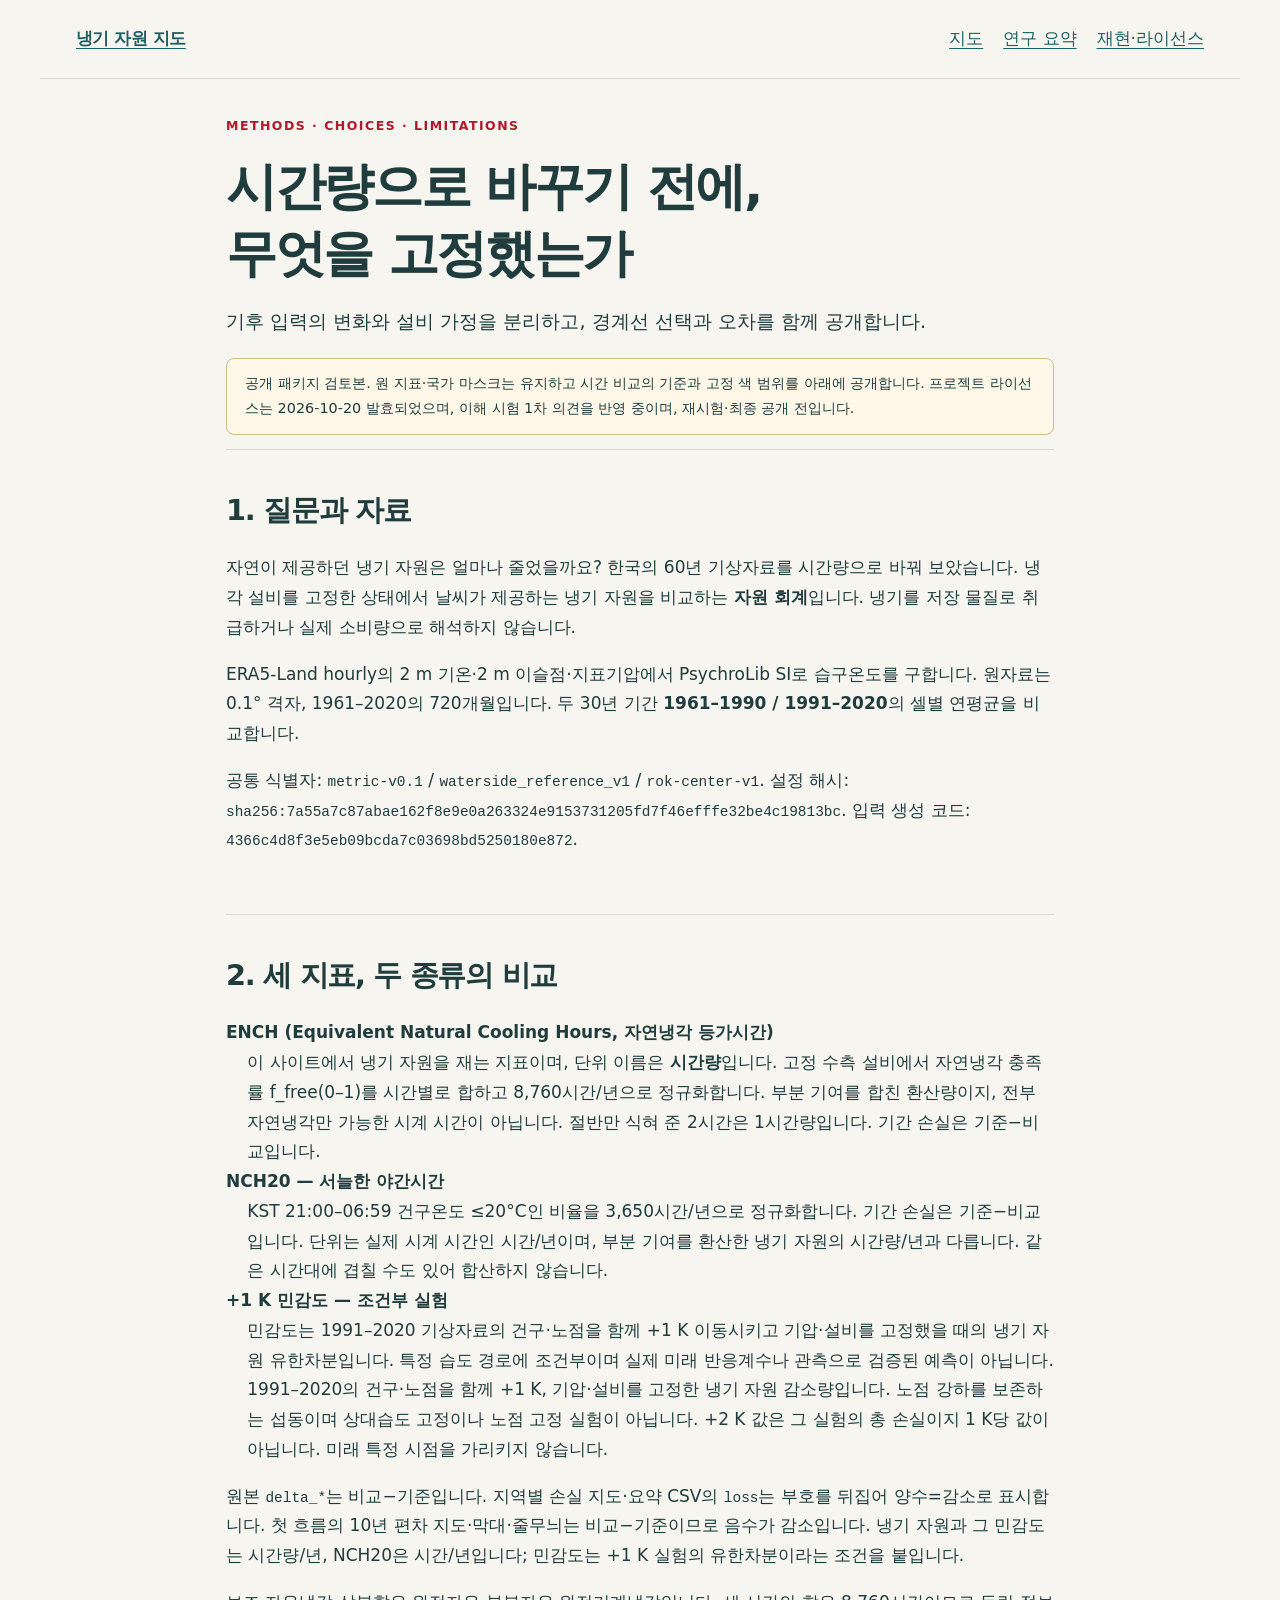
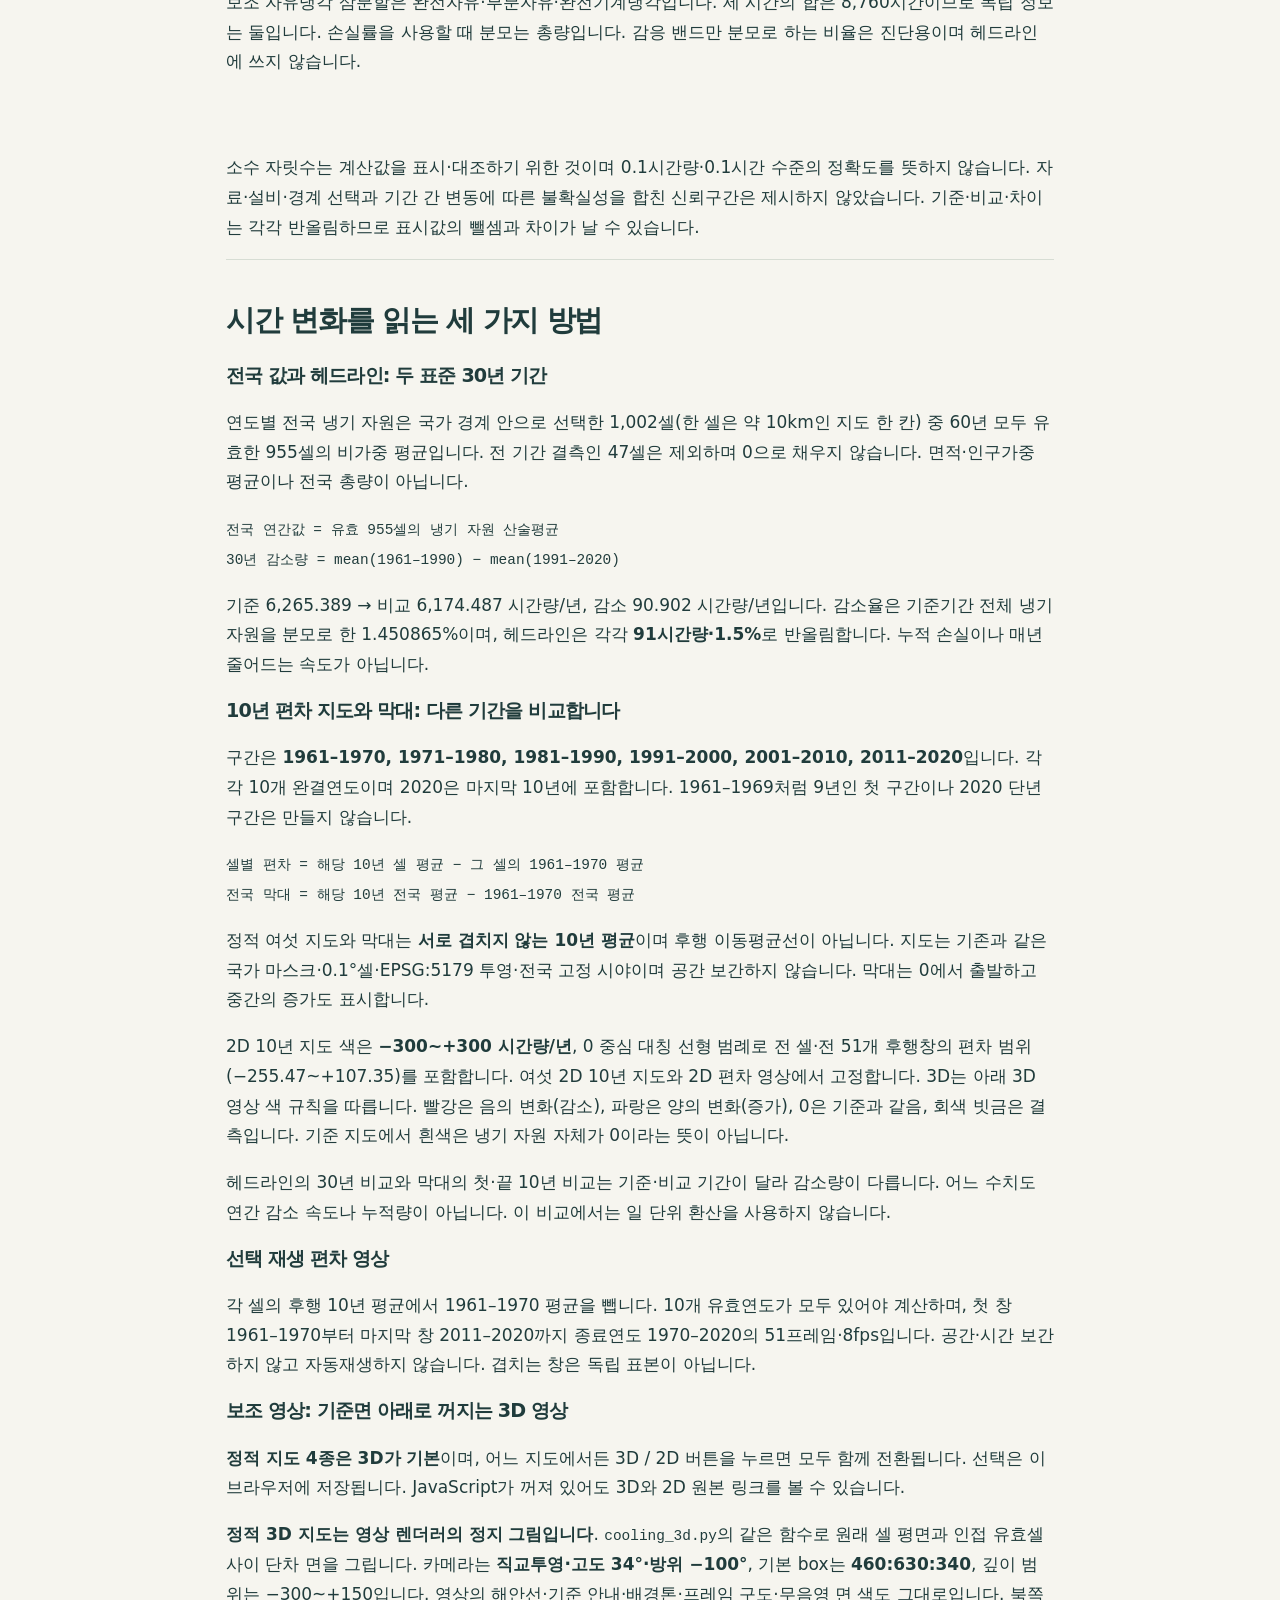
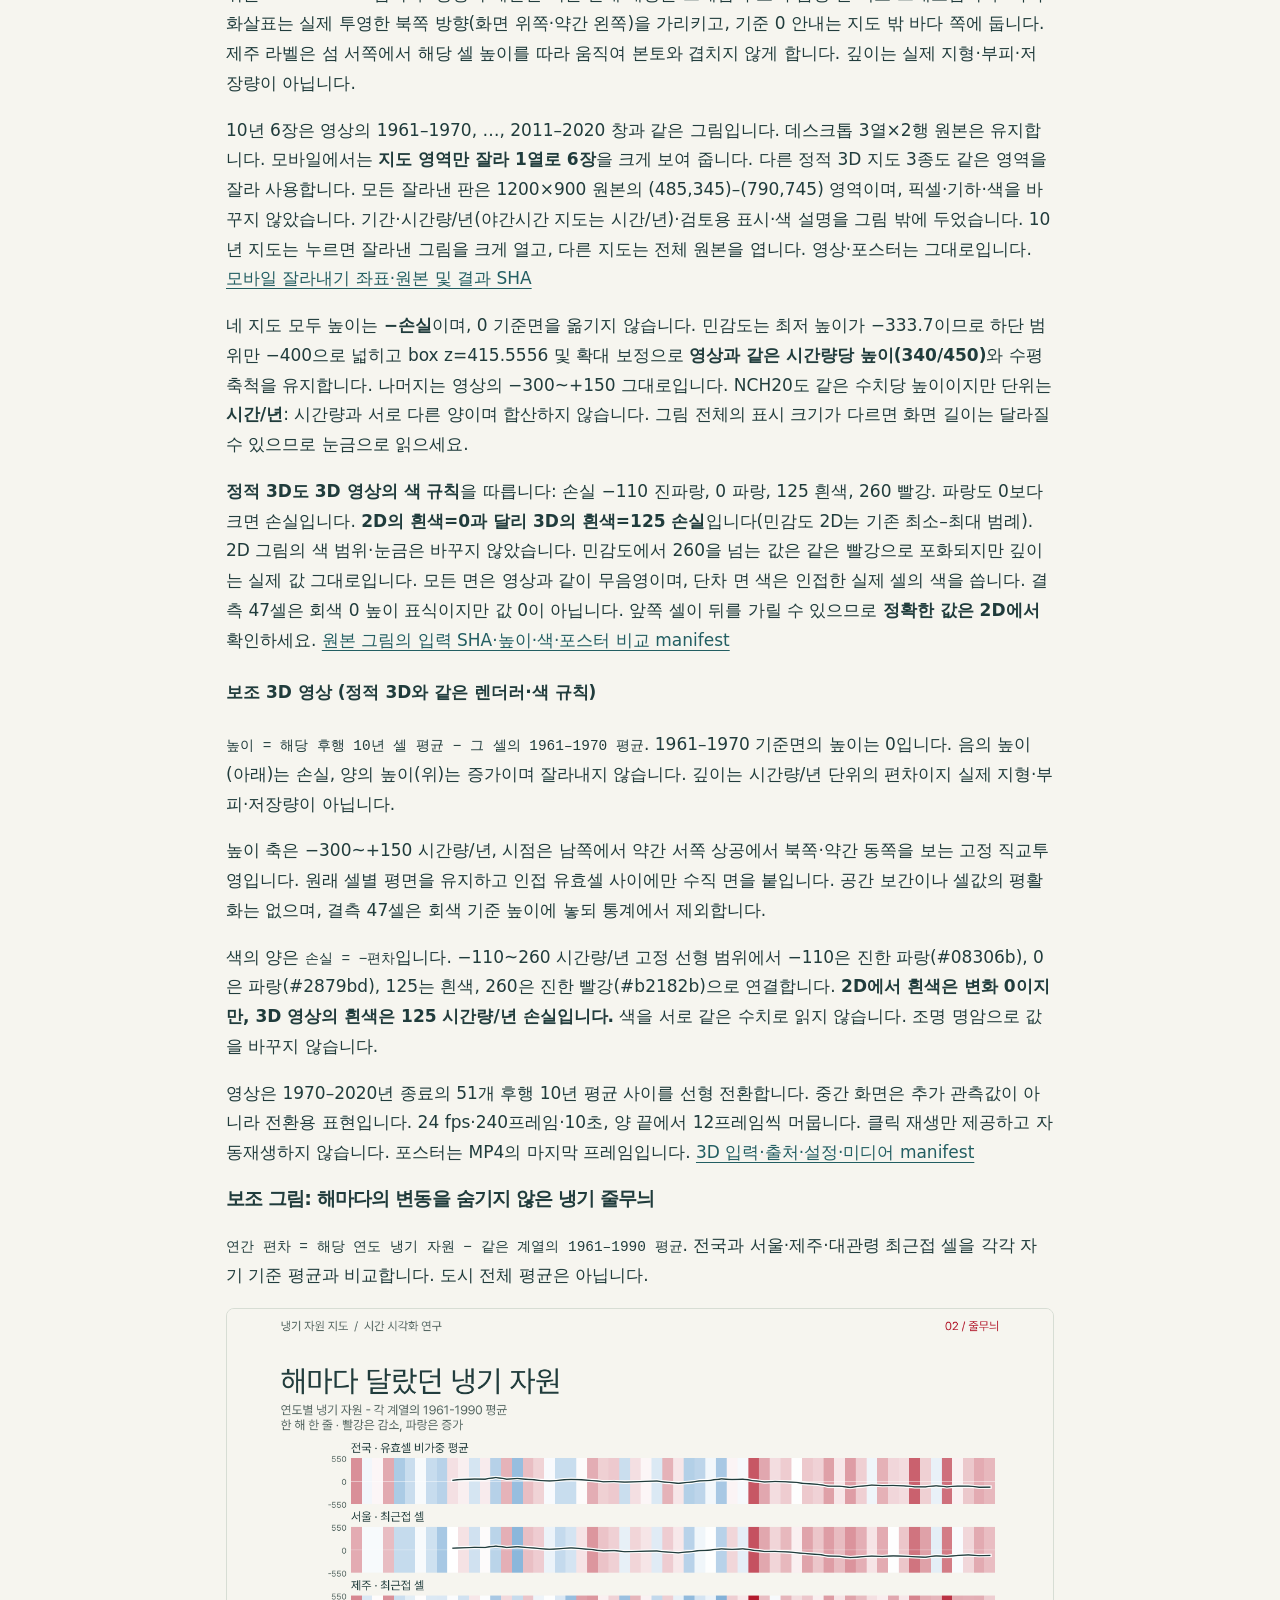
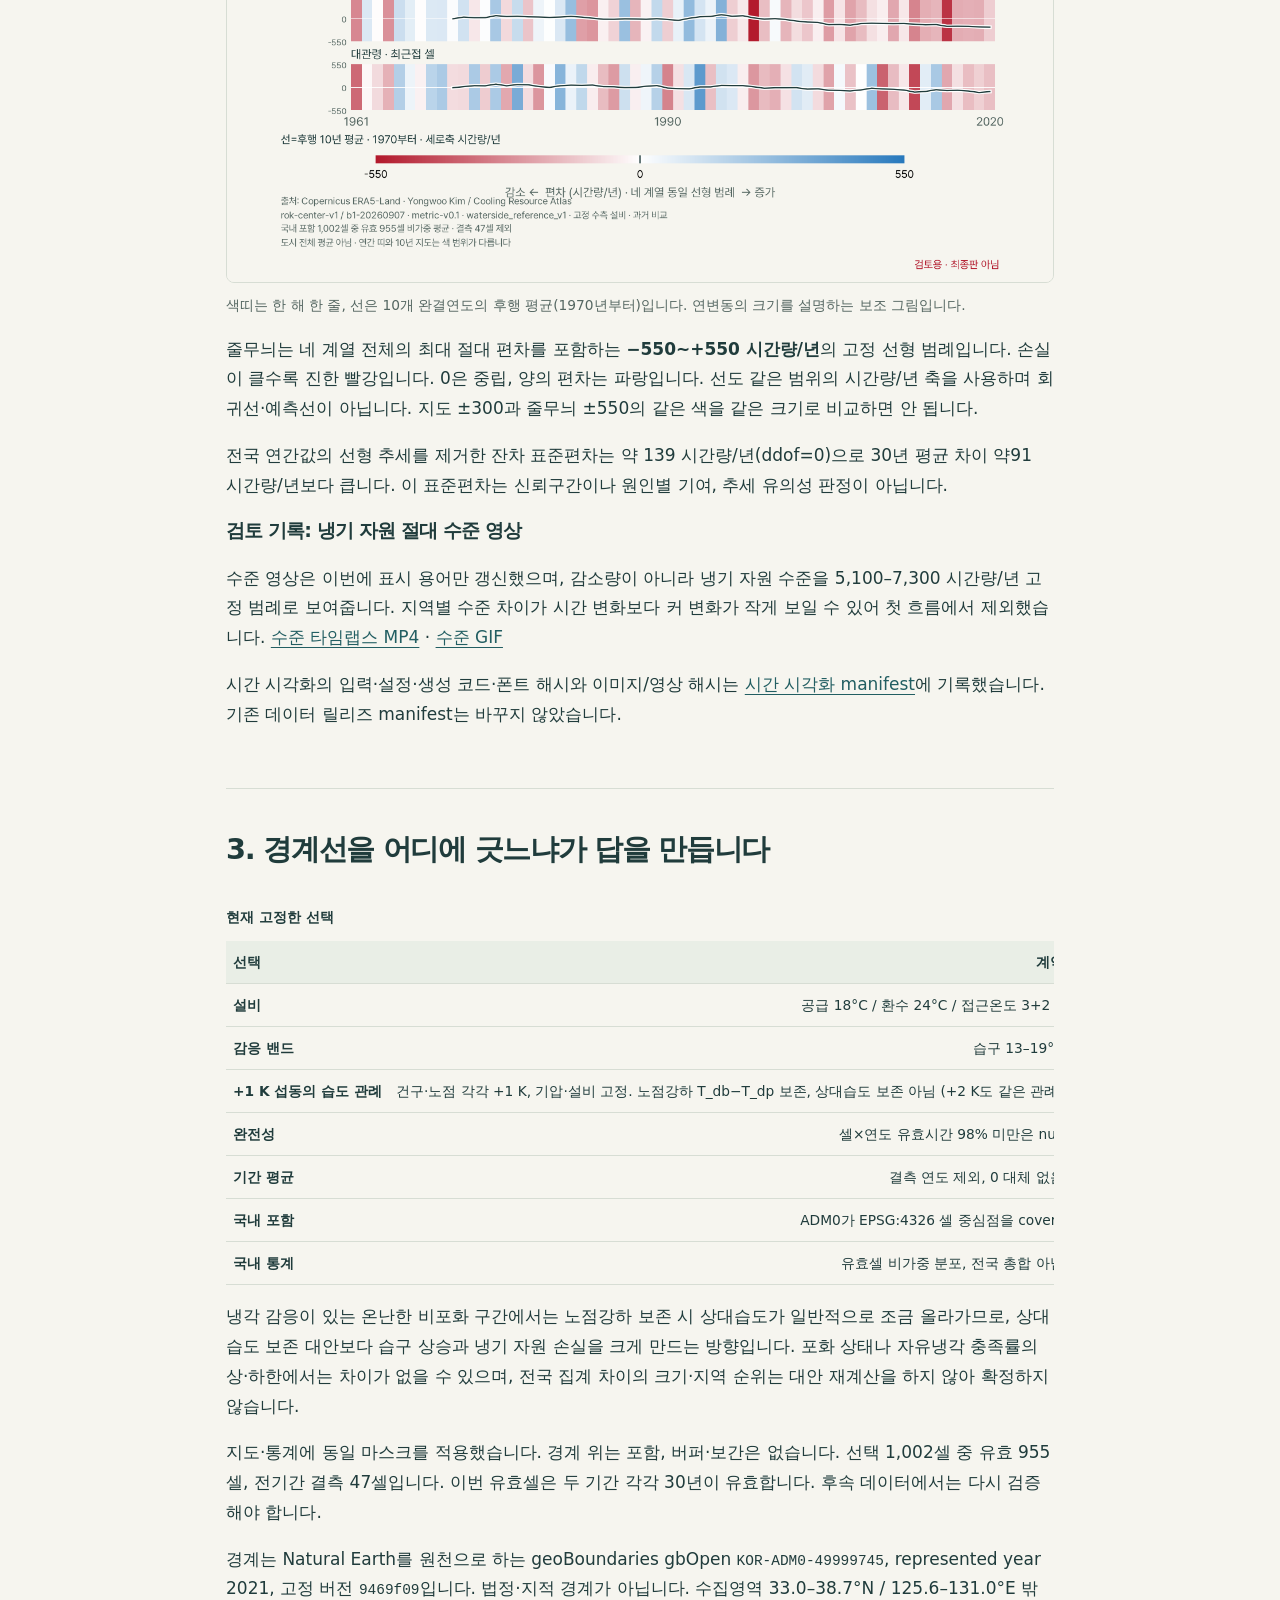
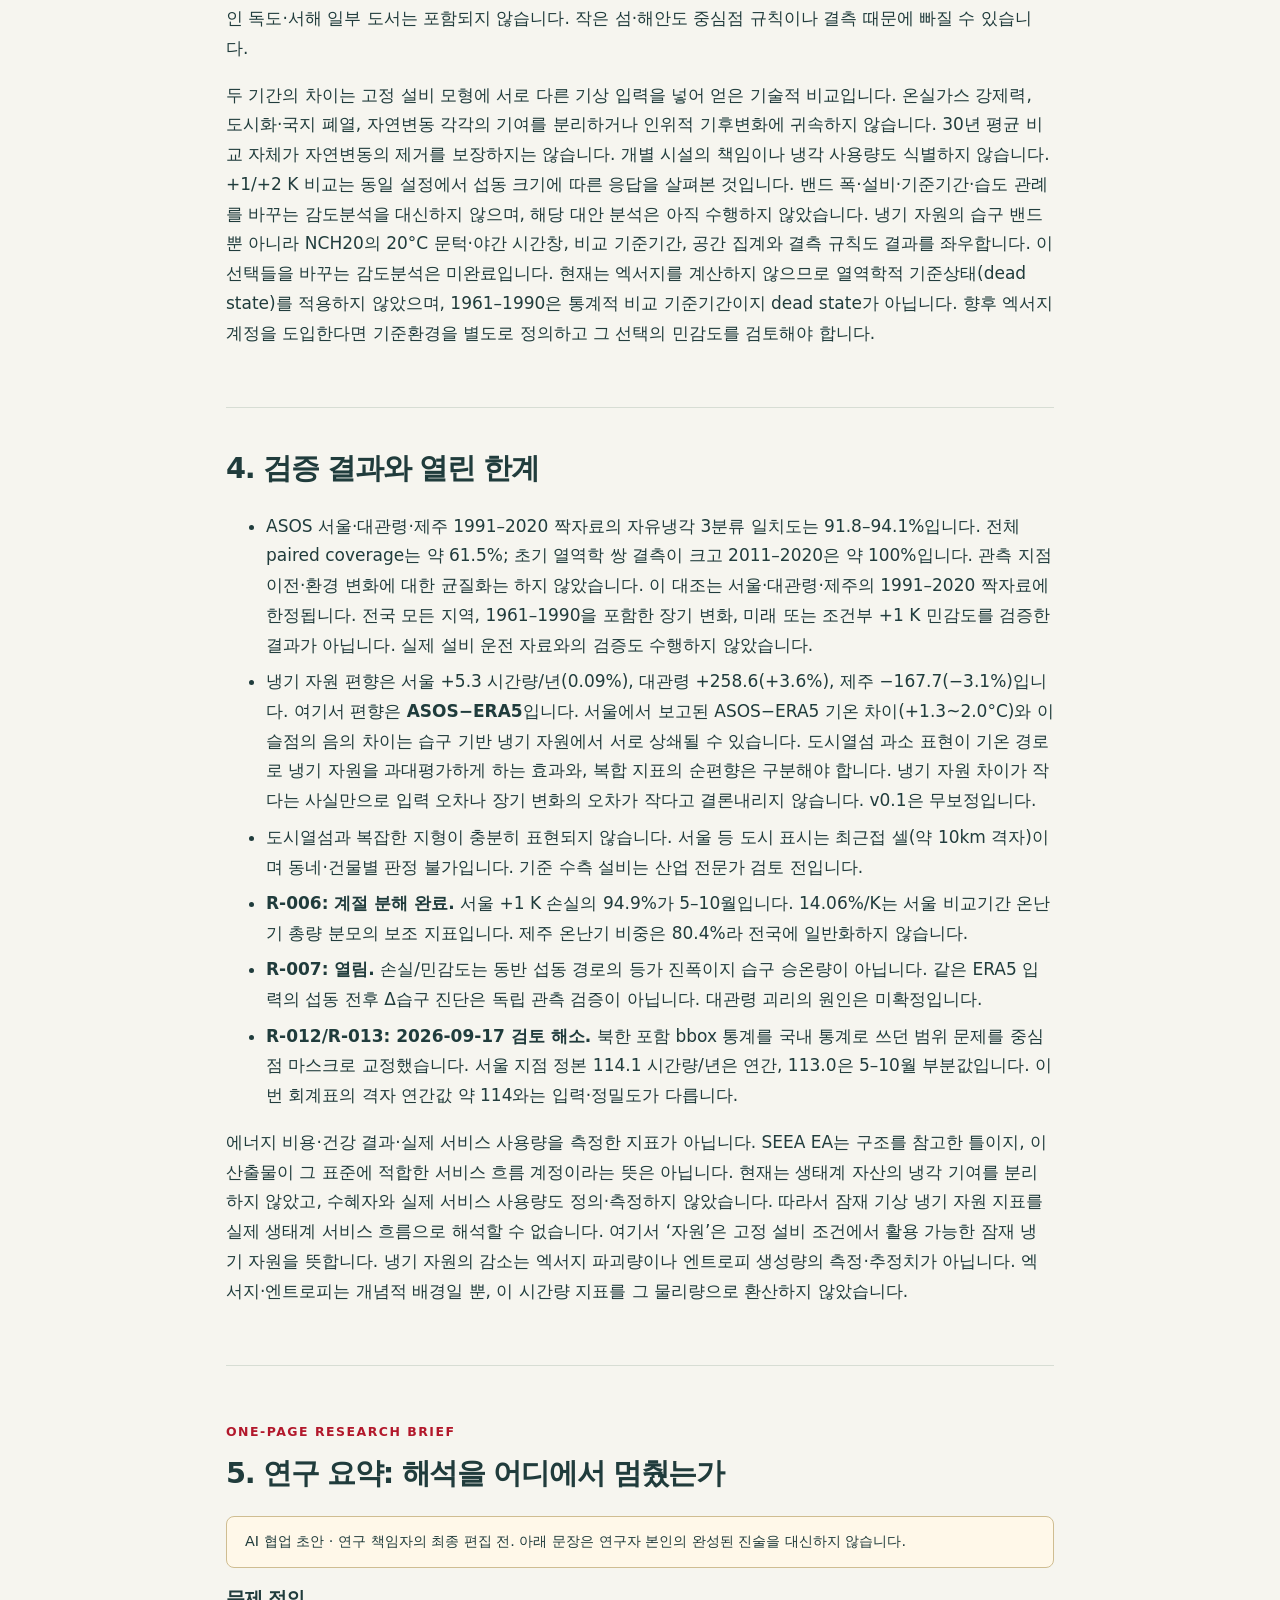
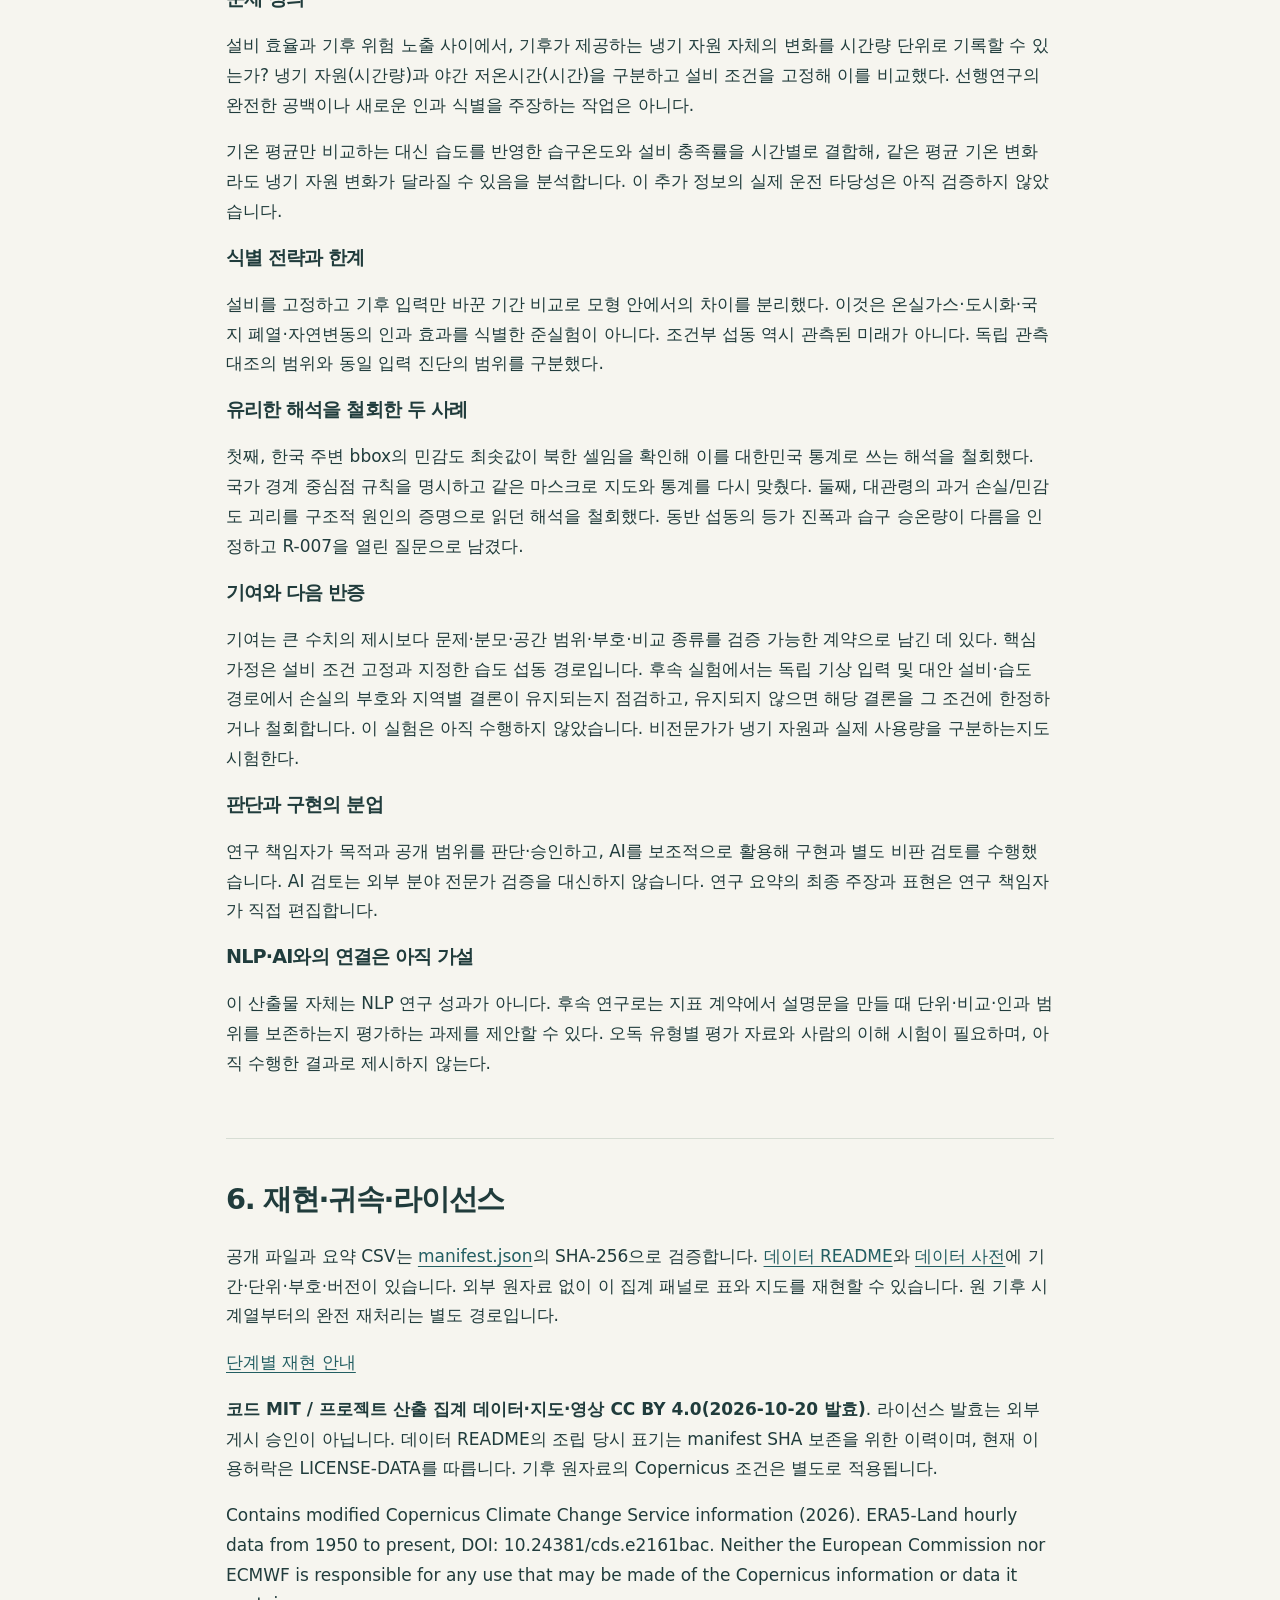
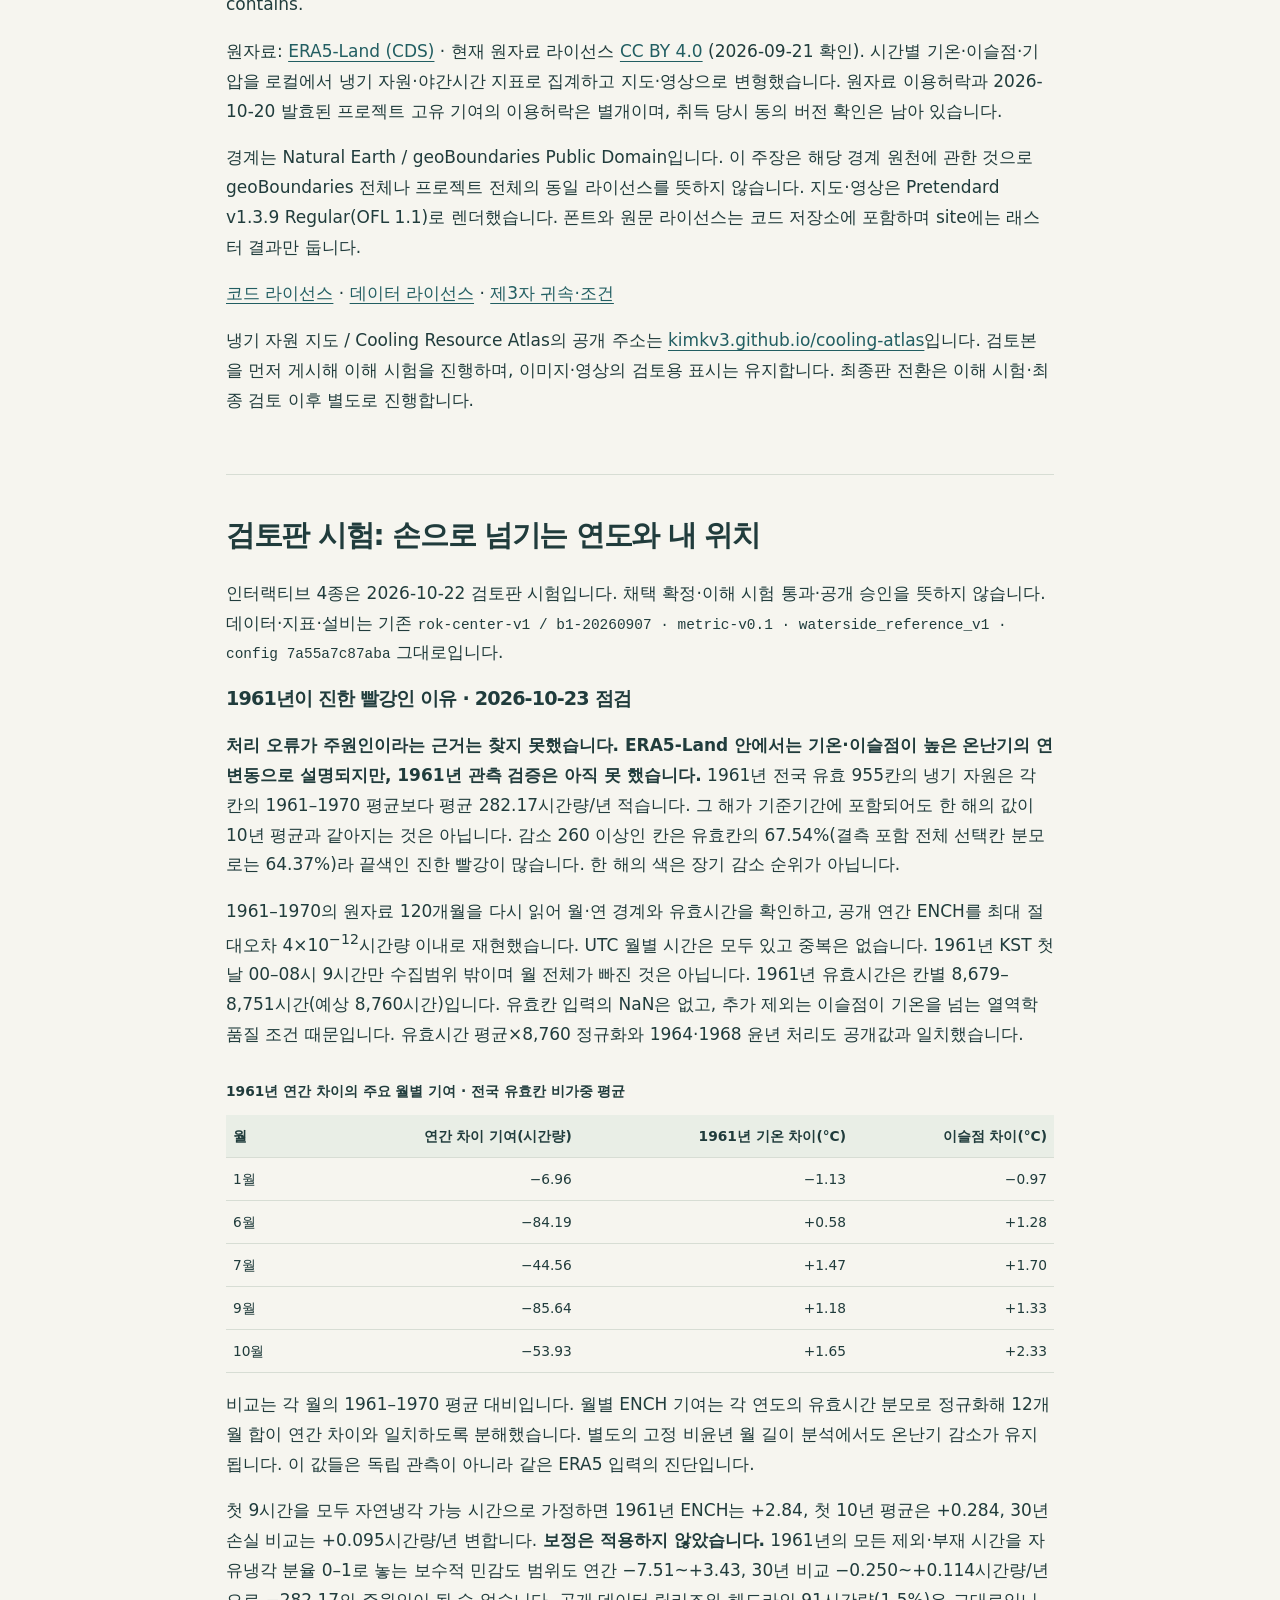
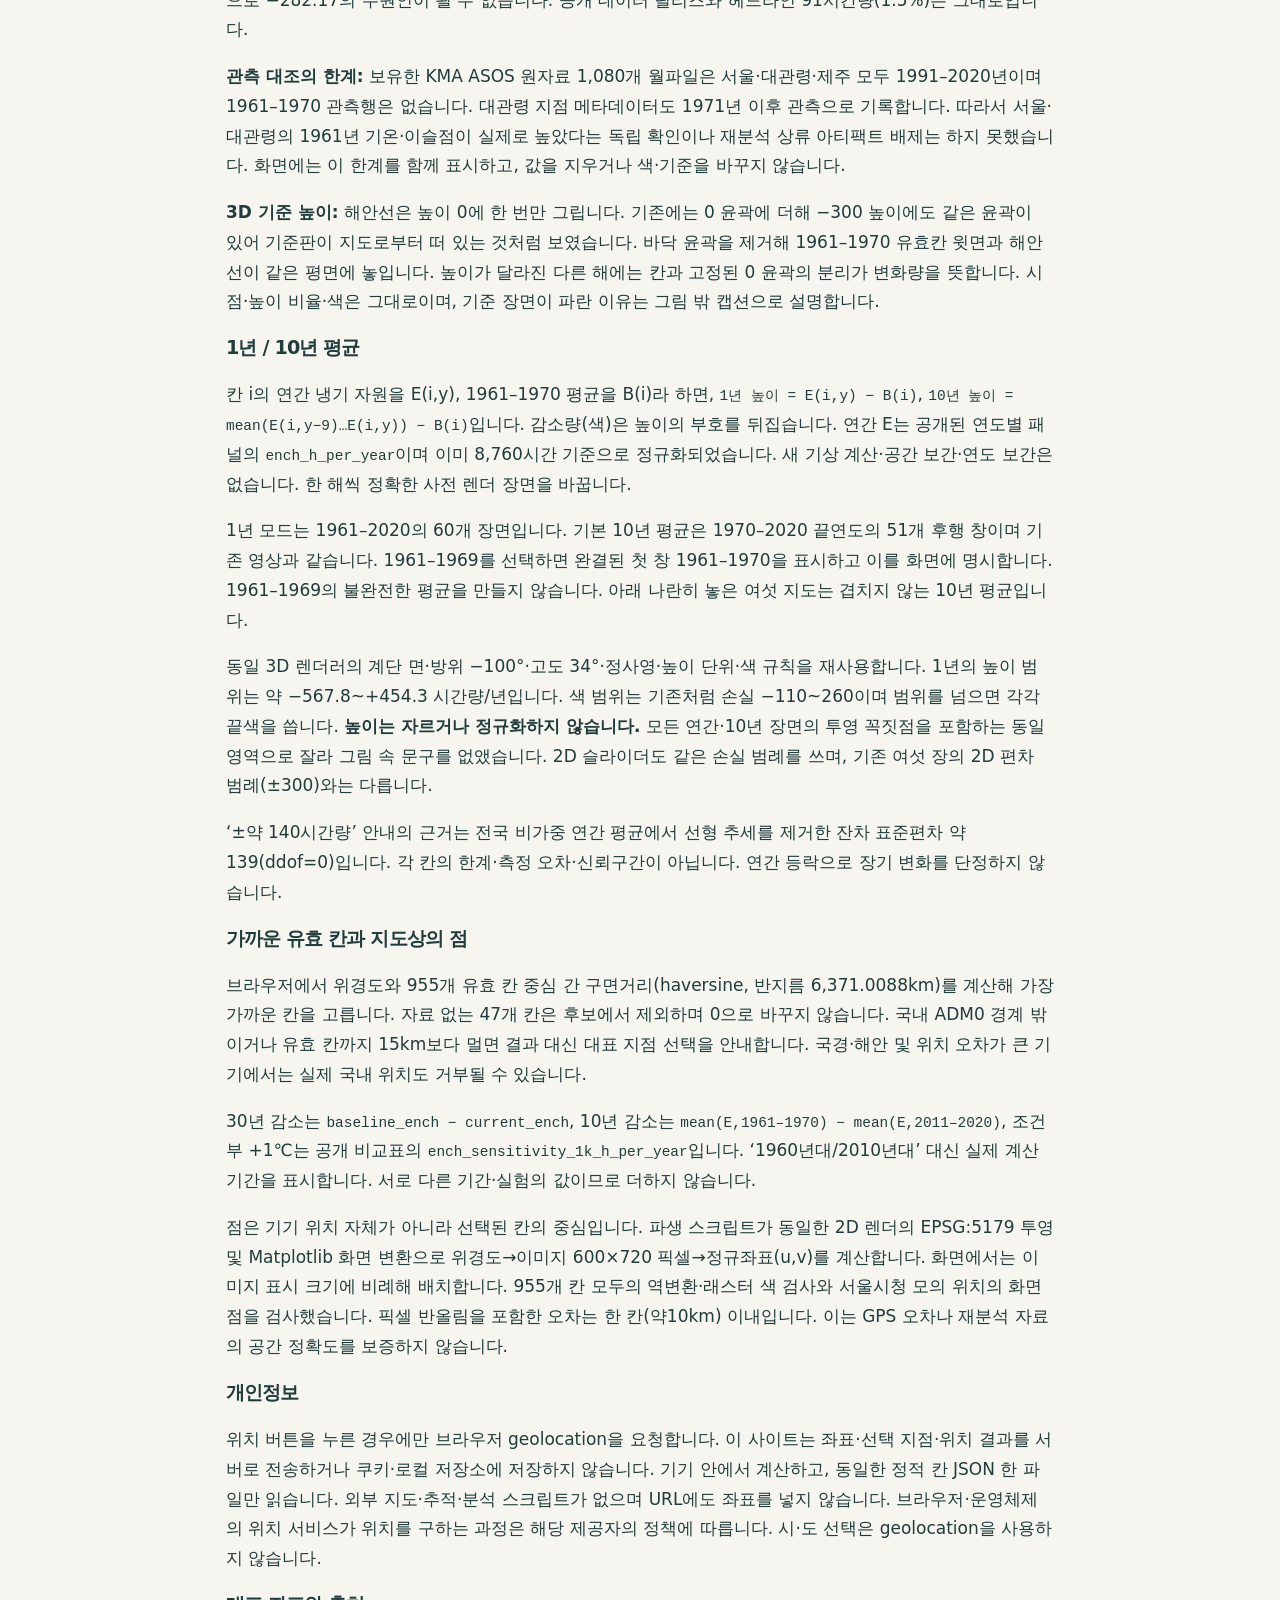
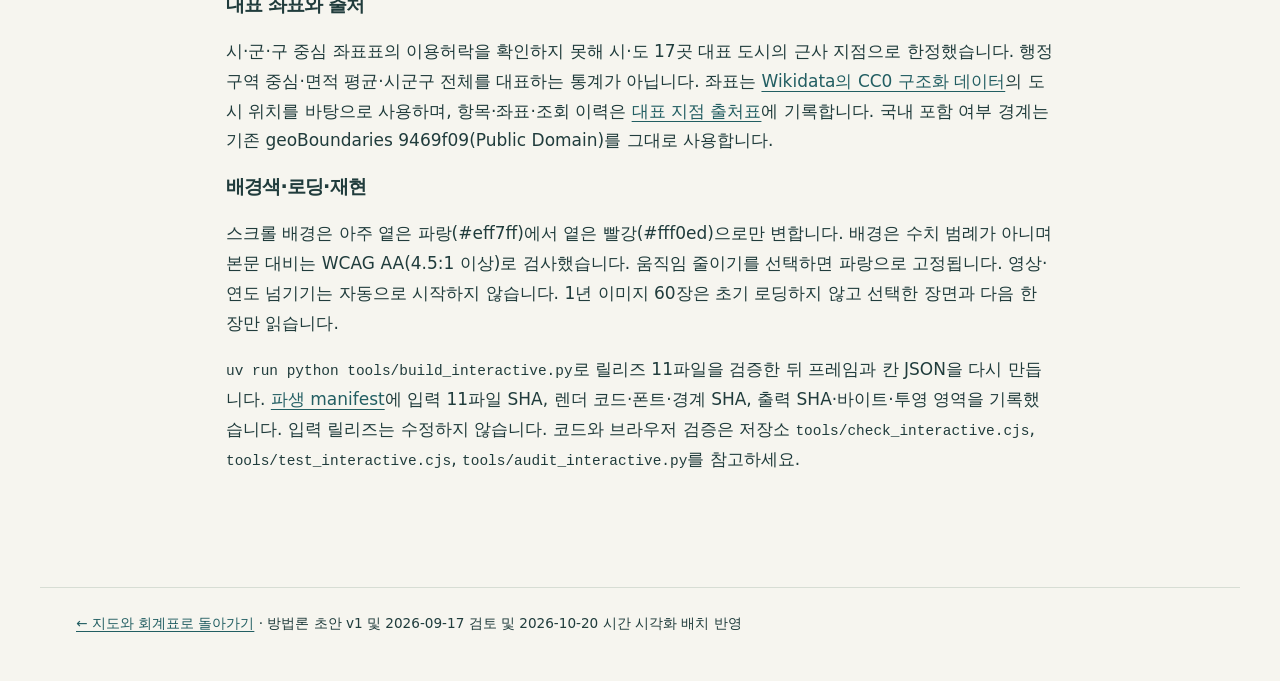
<file: methodology.html>
<!doctype html><html lang="ko"><head><meta charset="utf-8"><meta name="viewport" content="width=device-width,initial-scale=1"><title>방법론과 연구 요약 — 냉기 자원 지도</title><link rel="stylesheet" href="assets/style.css"></head><body><a class="skip" href="#main">본문 바로가기</a><header><a class="brand" href="index.html">냉기 자원 지도</a><nav aria-label="주요 메뉴"><a href="index.html#maps">지도</a><a href="#research">연구 요약</a><a href="#reproduce">재현·라이선스</a></nav></header><main class="prose" id="main"><p class="eyebrow">Methods · choices · limitations</p><h1>시간량으로 바꾸기 전에,<br>무엇을 고정했는가</h1><p class="lead">기후 입력의 변화와 설비 가정을 분리하고, 경계선 선택과 오차를 함께 공개합니다.</p><p class="status">공개 패키지 검토본. 원 지표·국가 마스크는 유지하고 시간 비교의 기준과 고정 색 범위를 아래에 공개합니다. 프로젝트 라이선스는 2026-10-20 발효되었으며, 이해 시험 1차 의견을 반영 중이며, 재시험·최종 공개 전입니다.</p>
<section id="question"><h2>1. 질문과 자료</h2><p>자연이 제공하던 냉기 자원은 얼마나 줄었을까요? 한국의 60년 기상자료를 시간량으로 바꿔 보았습니다. 냉각 설비를 고정한 상태에서 날씨가 제공하는 냉기 자원을 비교하는 <strong>자원 회계</strong>입니다. 냉기를 저장 물질로 취급하거나 실제 소비량으로 해석하지 않습니다.</p><p>ERA5-Land hourly의 2 m 기온·2 m 이슬점·지표기압에서 PsychroLib SI로 습구온도를 구합니다. 원자료는 0.1° 격자, 1961–2020의 720개월입니다. 두 30년 기간 <strong>1961–1990 / 1991–2020</strong>의 셀별 연평균을 비교합니다.</p><p>공통 식별자: <code>metric-v0.1</code> / <code>waterside_reference_v1</code> / <code>rok-center-v1</code>. 설정 해시: <code>sha256:7a55a7c87abae162f8e9e0a263324e9153731205fd7f46efffe32be4c19813bc</code>. 입력 생성 코드: <code>4366c4d8f3e5eb09bcda7c03698bd5250180e872</code>.</p></section>
<section id="metrics"><h2>2. 세 지표, 두 종류의 비교</h2><dl><dt><strong>ENCH (Equivalent Natural Cooling Hours, 자연냉각 등가시간)</strong></dt><dd>이 사이트에서 냉기 자원을 재는 지표이며, 단위 이름은 <strong>시간량</strong>입니다. 고정 수측 설비에서 자연냉각 충족률 f_free(0–1)를 시간별로 합하고 8,760시간/년으로 정규화합니다. 부분 기여를 합친 환산량이지, 전부 자연냉각만 가능한 시계 시간이 아닙니다. 절반만 식혀 준 2시간은 1시간량입니다. 기간 손실은 기준−비교입니다.</dd><dt><strong>NCH20 — 서늘한 야간시간</strong></dt><dd>KST 21:00–06:59 건구온도 ≤20°C인 비율을 3,650시간/년으로 정규화합니다. 기간 손실은 기준−비교입니다. 단위는 실제 시계 시간인 시간/년이며, 부분 기여를 환산한 냉기 자원의 시간량/년과 다릅니다. 같은 시간대에 겹칠 수도 있어 합산하지 않습니다.</dd><dt><strong>+1 K 민감도 — 조건부 실험</strong></dt><dd>민감도는 1991–2020 기상자료의 건구·노점을 함께 +1 K 이동시키고 기압·설비를 고정했을 때의 냉기 자원 유한차분입니다. 특정 습도 경로에 조건부이며 실제 미래 반응계수나 관측으로 검증된 예측이 아닙니다. 1991–2020의 건구·노점을 함께 +1 K, 기압·설비를 고정한 냉기 자원 감소량입니다. 노점 강하를 보존하는 섭동이며 상대습도 고정이나 노점 고정 실험이 아닙니다. +2 K 값은 그 실험의 총 손실이지 1 K당 값이 아닙니다. 미래 특정 시점을 가리키지 않습니다.</dd></dl><p>원본 <code>delta_*</code>는 비교−기준입니다. 지역별 손실 지도·요약 CSV의 <code>loss</code>는 부호를 뒤집어 양수=감소로 표시합니다. 첫 흐름의 10년 편차 지도·막대·줄무늬는 비교−기준이므로 음수가 감소입니다. 냉기 자원과 그 민감도는 시간량/년, NCH20은 시간/년입니다; 민감도는 +1 K 실험의 유한차분이라는 조건을 붙입니다.</p><p>보조 자유냉각 삼분할은 완전자유·부분자유·완전기계냉각입니다. 세 시간의 합은 8,760시간이므로 독립 정보는 둘입니다. 손실률을 사용할 때 분모는 총량입니다. 감응 밴드만 분모로 하는 비율은 진단용이며 헤드라인에 쓰지 않습니다.</p></section>
<p>소수 자릿수는 계산값을 표시·대조하기 위한 것이며 0.1시간량·0.1시간 수준의 정확도를 뜻하지 않습니다. 자료·설비·경계 선택과 기간 간 변동에 따른 불확실성을 합친 신뢰구간은 제시하지 않았습니다. 기준·비교·차이는 각각 반올림하므로 표시값의 뺄셈과 차이가 날 수 있습니다.</p>
<section id="time-visuals"><h2>시간 변화를 읽는 세 가지 방법</h2>
<h3>전국 값과 헤드라인: 두 표준 30년 기간</h3><p>연도별 전국 냉기 자원은 국가 경계 안으로 선택한 1,002셀(한 셀은 약 10km인 지도 한 칸) 중 60년 모두 유효한 955셀의 비가중 평균입니다. 전 기간 결측인 47셀은 제외하며 0으로 채우지 않습니다. 면적·인구가중 평균이나 전국 총량이 아닙니다.</p><p><code>전국 연간값 = 유효 955셀의 냉기 자원 산술평균</code><br><code>30년 감소량 = mean(1961–1990) − mean(1991–2020)</code></p><p>기준 6,265.389 → 비교 6,174.487 시간량/년, 감소 90.902 시간량/년입니다. 감소율은 기준기간 전체 냉기 자원을 분모로 한 1.450865%이며, 헤드라인은 각각 <strong>91시간량·1.5%</strong>로 반올림합니다. 누적 손실이나 매년 줄어드는 속도가 아닙니다.</p>
<h3>10년 편차 지도와 막대: 다른 기간을 비교합니다</h3><p>구간은 <strong>1961–1970, 1971–1980, 1981–1990, 1991–2000, 2001–2010, 2011–2020</strong>입니다. 각각 10개 완결연도이며 2020은 마지막 10년에 포함합니다. 1961–1969처럼 9년인 첫 구간이나 2020 단년 구간은 만들지 않습니다.</p><p><code>셀별 편차 = 해당 10년 셀 평균 − 그 셀의 1961–1970 평균</code><br><code>전국 막대 = 해당 10년 전국 평균 − 1961–1970 전국 평균</code></p><p>정적 여섯 지도와 막대는 <strong>서로 겹치지 않는 10년 평균</strong>이며 후행 이동평균선이 아닙니다. 지도는 기존과 같은 국가 마스크·0.1°셀·EPSG:5179 투영·전국 고정 시야이며 공간 보간하지 않습니다. 막대는 0에서 출발하고 중간의 증가도 표시합니다.</p><p>2D 10년 지도 색은 <strong>−300~+300 시간량/년</strong>, 0 중심 대칭 선형 범례로 전 셀·전 51개 후행창의 편차 범위(−255.47~+107.35)를 포함합니다. 여섯 2D 10년 지도와 2D 편차 영상에서 고정합니다. 3D는 아래 3D 영상 색 규칙을 따릅니다. 빨강은 음의 변화(감소), 파랑은 양의 변화(증가), 0은 기준과 같음, 회색 빗금은 결측입니다. 기준 지도에서 흰색은 냉기 자원 자체가 0이라는 뜻이 아닙니다.</p><p>헤드라인의 30년 비교와 막대의 첫·끝 10년 비교는 기준·비교 기간이 달라 감소량이 다릅니다. 어느 수치도 연간 감소 속도나 누적량이 아닙니다. 이 비교에서는 일 단위 환산을 사용하지 않습니다.</p>
<h3>선택 재생 편차 영상</h3><p>각 셀의 후행 10년 평균에서 1961–1970 평균을 뺍니다. 10개 유효연도가 모두 있어야 계산하며, 첫 창 1961–1970부터 마지막 창 2011–2020까지 종료연도 1970–2020의 51프레임·8fps입니다. 공간·시간 보간하지 않고 자동재생하지 않습니다. 겹치는 창은 독립 표본이 아닙니다.</p>
<h3 id="three-d-method">보조 영상: 기준면 아래로 꺼지는 3D 영상</h3><p><strong>정적 지도 4종은 3D가 기본</strong>이며, 어느 지도에서든 3D / 2D 버튼을 누르면 모두 함께 전환됩니다. 선택은 이 브라우저에 저장됩니다. JavaScript가 꺼져 있어도 3D와 2D 원본 링크를 볼 수 있습니다.</p><p><strong>정적 3D 지도는 영상 렌더러의 정지 그림입니다</strong>. <code>cooling_3d.py</code>의 같은 함수로 원래 셀 평면과 인접 유효셀 사이 단차 면을 그립니다. 카메라는 <strong>직교투영·고도 34°·방위 −100°</strong>, 기본 box는 <strong>460:630:340</strong>, 깊이 범위는 −300~+150입니다. 영상의 해안선·기준 안내·배경톤·프레임 구도·무음영 면 색도 그대로입니다. 북쪽 화살표는 실제 투영한 북쪽 방향(화면 위쪽·약간 왼쪽)을 가리키고, 기준 0 안내는 지도 밖 바다 쪽에 둡니다. 제주 라벨은 섬 서쪽에서 해당 셀 높이를 따라 움직여 본토와 겹치지 않게 합니다. 깊이는 실제 지형·부피·저장량이 아닙니다.</p><p>10년 6장은 영상의 1961–1970, …, 2011–2020 창과 같은 그림입니다. 데스크톱 3열×2행 원본은 유지합니다. 모바일에서는 <strong>지도 영역만 잘라 1열로 6장</strong>을 크게 보여 줍니다. 다른 정적 3D 지도 3종도 같은 영역을 잘라 사용합니다. 모든 잘라낸 판은 1200×900 원본의 (485,345)–(790,745) 영역이며, 픽셀·기하·색을 바꾸지 않았습니다. 기간·시간량/년(야간시간 지도는 시간/년)·검토용 표시·색 설명을 그림 밖에 두었습니다. 10년 지도는 누르면 잘라낸 그림을 크게 열고, 다른 지도는 전체 원본을 엽니다. 영상·포스터는 그대로입니다. <a href="assets/mobile-crops-manifest.json">모바일 잘라내기 좌표·원본 및 결과 SHA</a></p><p>네 지도 모두 높이는 <strong>−손실</strong>이며, 0 기준면을 옮기지 않습니다. 민감도는 최저 높이가 −333.7이므로 하단 범위만 −400으로 넓히고 box z=415.5556 및 확대 보정으로 <strong>영상과 같은 시간량당 높이(340/450)</strong>와 수평 축척을 유지합니다. 나머지는 영상의 −300~+150 그대로입니다. NCH20도 같은 수치당 높이이지만 단위는 <strong>시간/년</strong>: 시간량과 서로 다른 양이며 합산하지 않습니다. 그림 전체의 표시 크기가 다르면 화면 길이는 달라질 수 있으므로 눈금으로 읽으세요.</p><p><strong>정적 3D도 3D 영상의 색 규칙</strong>을 따릅니다: 손실 −110 진파랑, 0 파랑, 125 흰색, 260 빨강. 파랑도 0보다 크면 손실입니다. <strong>2D의 흰색=0과 달리 3D의 흰색=125 손실</strong>입니다(민감도 2D는 기존 최소–최대 범례). 2D 그림의 색 범위·눈금은 바꾸지 않았습니다. 민감도에서 260을 넘는 값은 같은 빨강으로 포화되지만 깊이는 실제 값 그대로입니다. 모든 면은 영상과 같이 무음영이며, 단차 면 색은 인접한 실제 셀의 색을 씁니다. 결측 47셀은 회색 0 높이 표식이지만 값 0이 아닙니다. 앞쪽 셀이 뒤를 가릴 수 있으므로 <strong>정확한 값은 2D에서</strong> 확인하세요. <a href="assets/map-3d-manifest.json">원본 그림의 입력 SHA·높이·색·포스터 비교 manifest</a></p><h4>보조 3D 영상 (정적 3D와 같은 렌더러·색 규칙)</h4><p><code>높이 = 해당 후행 10년 셀 평균 − 그 셀의 1961–1970 평균</code>. 1961–1970 기준면의 높이는 0입니다. 음의 높이(아래)는 손실, 양의 높이(위)는 증가이며 잘라내지 않습니다. 깊이는 시간량/년 단위의 편차이지 실제 지형·부피·저장량이 아닙니다.</p><p>높이 축은 −300~+150 시간량/년, 시점은 남쪽에서 약간 서쪽 상공에서 북쪽·약간 동쪽을 보는 고정 직교투영입니다. 원래 셀별 평면을 유지하고 인접 유효셀 사이에만 수직 면을 붙입니다. 공간 보간이나 셀값의 평활화는 없으며, 결측 47셀은 회색 기준 높이에 놓되 통계에서 제외합니다.</p><p>색의 양은 <code>손실 = −편차</code>입니다. −110~260 시간량/년 고정 선형 범위에서 −110은 진한 파랑(#08306b), 0은 파랑(#2879bd), 125는 흰색, 260은 진한 빨강(#b2182b)으로 연결합니다. <strong>2D에서 흰색은 변화 0이지만, 3D 영상의 흰색은 125 시간량/년 손실입니다.</strong> 색을 서로 같은 수치로 읽지 않습니다. 조명 명암으로 값을 바꾸지 않습니다.</p><p>영상은 1970–2020년 종료의 51개 후행 10년 평균 사이를 선형 전환합니다. 중간 화면은 추가 관측값이 아니라 전환용 표현입니다. 24 fps·240프레임·10초, 양 끝에서 12프레임씩 머뭅니다. 클릭 재생만 제공하고 자동재생하지 않습니다. 포스터는 MP4의 마지막 프레임입니다. <a href="assets/cooling-3d-manifest.json">3D 입력·출처·설정·미디어 manifest</a></p>
<h3>보조 그림: 해마다의 변동을 숨기지 않은 냉기 줄무늬</h3><p><code>연간 편차 = 해당 연도 냉기 자원 − 같은 계열의 1961–1990 평균</code>. 전국과 서울·제주·대관령 최근접 셀을 각각 자기 기준 평균과 비교합니다. 도시 전체 평균은 아닙니다.</p><figure><picture><source media="(max-width:760px)" srcset="assets/cooling-stripes-mobile.png" width="780" height="1400"><img loading="lazy" src="assets/cooling-stripes-desktop.png" width="1440" height="1000" alt="전국과 서울·제주·대관령 최근접 셀의 연간 냉기 자원 편차 줄무늬. 해마다 등락이 크며 후행 10년 평균선을 함께 표시했습니다. 1961–1990 기준, 네 계열 공통 −550~+550 시간량/년 선형 범례."></picture><figcaption>색띠는 한 해 한 줄, 선은 10개 완결연도의 후행 평균(1970년부터)입니다. 연변동의 크기를 설명하는 보조 그림입니다.</figcaption></figure><p>줄무늬는 네 계열 전체의 최대 절대 편차를 포함하는 <strong>−550~+550 시간량/년</strong>의 고정 선형 범례입니다. 손실이 클수록 진한 빨강입니다. 0은 중립, 양의 편차는 파랑입니다. 선도 같은 범위의 시간량/년 축을 사용하며 회귀선·예측선이 아닙니다. 지도 ±300과 줄무늬 ±550의 같은 색을 같은 크기로 비교하면 안 됩니다.</p><p>전국 연간값의 선형 추세를 제거한 잔차 표준편차는 약 139 시간량/년(ddof=0)으로 30년 평균 차이 약91 시간량/년보다 큽니다. 이 표준편차는 신뢰구간이나 원인별 기여, 추세 유의성 판정이 아닙니다.</p>
<h3>검토 기록: 냉기 자원 절대 수준 영상</h3><p>수준 영상은 이번에 표시 용어만 갱신했으며, 감소량이 아니라 냉기 자원 수준을 5,100–7,300 시간량/년 고정 범례로 보여줍니다. 지역별 수준 차이가 시간 변화보다 커 변화가 작게 보일 수 있어 첫 흐름에서 제외했습니다. <a href="assets/ench-10y.mp4">수준 타임랩스 MP4</a> · <a href="assets/ench-10y.gif">수준 GIF</a></p><p>시간 시각화의 입력·설정·생성 코드·폰트 해시와 이미지/영상 해시는 <a href="assets/time-viz-manifest.json">시간 시각화 manifest</a>에 기록했습니다. 기존 데이터 릴리즈 manifest는 바꾸지 않았습니다.</p></section>
<section id="choices"><h2>3. 경계선을 어디에 긋느냐가 답을 만듭니다</h2><div class="table-scroll"><table><caption>현재 고정한 선택</caption><thead><tr><th scope="col">선택</th><th scope="col">계약</th></tr></thead><tbody><tr><th scope="row">설비</th><td>공급 18°C / 환수 24°C / 접근온도 3+2 K</td></tr><tr><th scope="row">감응 밴드</th><td>습구 13–19°C</td></tr><tr><th scope="row">+1 K 섭동의 습도 관례</th><td>건구·노점 각각 +1 K, 기압·설비 고정. 노점강하 T_db−T_dp 보존, 상대습도 보존 아님 (+2 K도 같은 관례)</td></tr><tr><th scope="row">완전성</th><td>셀×연도 유효시간 98% 미만은 null</td></tr><tr><th scope="row">기간 평균</th><td>결측 연도 제외, 0 대체 없음</td></tr><tr><th scope="row">국내 포함</th><td>ADM0가 EPSG:4326 셀 중심점을 covers</td></tr><tr><th scope="row">국내 통계</th><td>유효셀 비가중 분포, 전국 총합 아님</td></tr></tbody></table></div><p>냉각 감응이 있는 온난한 비포화 구간에서는 노점강하 보존 시 상대습도가 일반적으로 조금 올라가므로, 상대습도 보존 대안보다 습구 상승과 냉기 자원 손실을 크게 만드는 방향입니다. 포화 상태나 자유냉각 충족률의 상·하한에서는 차이가 없을 수 있으며, 전국 집계 차이의 크기·지역 순위는 대안 재계산을 하지 않아 확정하지 않습니다.</p><p>지도·통계에 동일 마스크를 적용했습니다. 경계 위는 포함, 버퍼·보간은 없습니다. 선택 1,002셀 중 유효 955셀, 전기간 결측 47셀입니다. 이번 유효셀은 두 기간 각각 30년이 유효합니다. 후속 데이터에서는 다시 검증해야 합니다.</p><p>경계는 Natural Earth를 원천으로 하는 geoBoundaries gbOpen <code>KOR-ADM0-49999745</code>, represented year 2021, 고정 버전 <code>9469f09</code>입니다. 법정·지적 경계가 아닙니다. 수집영역 33.0–38.7°N / 125.6–131.0°E 밖인 독도·서해 일부 도서는 포함되지 않습니다. 작은 섬·해안도 중심점 규칙이나 결측 때문에 빠질 수 있습니다.</p><p>두 기간의 차이는 고정 설비 모형에 서로 다른 기상 입력을 넣어 얻은 기술적 비교입니다. 온실가스 강제력, 도시화·국지 폐열, 자연변동 각각의 기여를 분리하거나 인위적 기후변화에 귀속하지 않습니다. 30년 평균 비교 자체가 자연변동의 제거를 보장하지는 않습니다. 개별 시설의 책임이나 냉각 사용량도 식별하지 않습니다. +1/+2 K 비교는 동일 설정에서 섭동 크기에 따른 응답을 살펴본 것입니다. 밴드 폭·설비·기준기간·습도 관례를 바꾸는 감도분석을 대신하지 않으며, 해당 대안 분석은 아직 수행하지 않았습니다. 냉기 자원의 습구 밴드뿐 아니라 NCH20의 20°C 문턱·야간 시간창, 비교 기준기간, 공간 집계와 결측 규칙도 결과를 좌우합니다. 이 선택들을 바꾸는 감도분석은 미완료입니다. 현재는 엑서지를 계산하지 않으므로 열역학적 기준상태(dead state)를 적용하지 않았으며, 1961–1990은 통계적 비교 기준기간이지 dead state가 아닙니다. 향후 엑서지 계정을 도입한다면 기준환경을 별도로 정의하고 그 선택의 민감도를 검토해야 합니다.</p></section>
<section id="limits"><h2>4. 검증 결과와 열린 한계</h2><ul><li>ASOS 서울·대관령·제주 1991–2020 짝자료의 자유냉각 3분류 일치도는 91.8–94.1%입니다. 전체 paired coverage는 약 61.5%; 초기 열역학 쌍 결측이 크고 2011–2020은 약 100%입니다. 관측 지점 이전·환경 변화에 대한 균질화는 하지 않았습니다. 이 대조는 서울·대관령·제주의 1991–2020 짝자료에 한정됩니다. 전국 모든 지역, 1961–1990을 포함한 장기 변화, 미래 또는 조건부 +1 K 민감도를 검증한 결과가 아닙니다. 실제 설비 운전 자료와의 검증도 수행하지 않았습니다.</li><li>냉기 자원 편향은 서울 +5.3 시간량/년(0.09%), 대관령 +258.6(+3.6%), 제주 −167.7(−3.1%)입니다. 여기서 편향은 <strong>ASOS−ERA5</strong>입니다. 서울에서 보고된 ASOS−ERA5 기온 차이(+1.3~2.0°C)와 이슬점의 음의 차이는 습구 기반 냉기 자원에서 서로 상쇄될 수 있습니다. 도시열섬 과소 표현이 기온 경로로 냉기 자원을 과대평가하게 하는 효과와, 복합 지표의 순편향은 구분해야 합니다. 냉기 자원 차이가 작다는 사실만으로 입력 오차나 장기 변화의 오차가 작다고 결론내리지 않습니다. v0.1은 무보정입니다.</li><li>도시열섬과 복잡한 지형이 충분히 표현되지 않습니다. 서울 등 도시 표시는 최근접 셀(약 10km 격자)이며 동네·건물별 판정 불가입니다. 기준 수측 설비는 산업 전문가 검토 전입니다.</li><li><strong>R-006: 계절 분해 완료.</strong> 서울 +1 K 손실의 94.9%가 5–10월입니다. 14.06%/K는 서울 비교기간 온난기 총량 분모의 보조 지표입니다. 제주 온난기 비중은 80.4%라 전국에 일반화하지 않습니다.</li><li><strong>R-007: 열림.</strong> 손실/민감도는 동반 섭동 경로의 등가 진폭이지 습구 승온량이 아닙니다. 같은 ERA5 입력의 섭동 전후 Δ습구 진단은 독립 관측 검증이 아닙니다. 대관령 괴리의 원인은 미확정입니다.</li><li><strong>R-012/R-013: 2026-09-17 검토 해소.</strong> 북한 포함 bbox 통계를 국내 통계로 쓰던 범위 문제를 중심점 마스크로 교정했습니다. 서울 지점 정본 114.1 시간량/년은 연간, 113.0은 5–10월 부분값입니다. 이번 회계표의 격자 연간값 약 114와는 입력·정밀도가 다릅니다.</li></ul><p>에너지 비용·건강 결과·실제 서비스 사용량을 측정한 지표가 아닙니다. SEEA EA는 구조를 참고한 틀이지, 이 산출물이 그 표준에 적합한 서비스 흐름 계정이라는 뜻은 아닙니다. 현재는 생태계 자산의 냉각 기여를 분리하지 않았고, 수혜자와 실제 서비스 사용량도 정의·측정하지 않았습니다. 따라서 잠재 기상 냉기 자원 지표를 실제 생태계 서비스 흐름으로 해석할 수 없습니다. 여기서 ‘자원’은 고정 설비 조건에서 활용 가능한 잠재 냉기 자원을 뜻합니다. 냉기 자원의 감소는 엑서지 파괴량이나 엔트로피 생성량의 측정·추정치가 아닙니다. 엑서지·엔트로피는 개념적 배경일 뿐, 이 시간량 지표를 그 물리량으로 환산하지 않았습니다.</p></section>
<section id="research"><p class="eyebrow">One-page research brief</p><h2>5. 연구 요약: 해석을 어디에서 멈췄는가</h2><p class="status">AI 협업 초안 · 연구 책임자의 최종 편집 전. 아래 문장은 연구자 본인의 완성된 진술을 대신하지 않습니다.</p><h3>문제 정의</h3><p>설비 효율과 기후 위험 노출 사이에서, 기후가 제공하는 냉기 자원 자체의 변화를 시간량 단위로 기록할 수 있는가? 냉기 자원(시간량)과 야간 저온시간(시간)을 구분하고 설비 조건을 고정해 이를 비교했다. 선행연구의 완전한 공백이나 새로운 인과 식별을 주장하는 작업은 아니다.</p><p>기온 평균만 비교하는 대신 습도를 반영한 습구온도와 설비 충족률을 시간별로 결합해, 같은 평균 기온 변화라도 냉기 자원 변화가 달라질 수 있음을 분석합니다. 이 추가 정보의 실제 운전 타당성은 아직 검증하지 않았습니다.</p><h3>식별 전략과 한계</h3><p>설비를 고정하고 기후 입력만 바꾼 기간 비교로 모형 안에서의 차이를 분리했다. 이것은 온실가스·도시화·국지 폐열·자연변동의 인과 효과를 식별한 준실험이 아니다. 조건부 섭동 역시 관측된 미래가 아니다. 독립 관측 대조의 범위와 동일 입력 진단의 범위를 구분했다.</p><h3>유리한 해석을 철회한 두 사례</h3><p>첫째, 한국 주변 bbox의 민감도 최솟값이 북한 셀임을 확인해 이를 대한민국 통계로 쓰는 해석을 철회했다. 국가 경계 중심점 규칙을 명시하고 같은 마스크로 지도와 통계를 다시 맞췄다. 둘째, 대관령의 과거 손실/민감도 괴리를 구조적 원인의 증명으로 읽던 해석을 철회했다. 동반 섭동의 등가 진폭과 습구 승온량이 다름을 인정하고 R-007을 열린 질문으로 남겼다.</p><h3>기여와 다음 반증</h3><p>기여는 큰 수치의 제시보다 문제·분모·공간 범위·부호·비교 종류를 검증 가능한 계약으로 남긴 데 있다. 핵심 가정은 설비 조건 고정과 지정한 습도 섭동 경로입니다. 후속 실험에서는 독립 기상 입력 및 대안 설비·습도 경로에서 손실의 부호와 지역별 결론이 유지되는지 점검하고, 유지되지 않으면 해당 결론을 그 조건에 한정하거나 철회합니다. 이 실험은 아직 수행하지 않았습니다. 비전문가가 냉기 자원과 실제 사용량을 구분하는지도 시험한다.</p><h3>판단과 구현의 분업</h3><p>연구 책임자가 목적과 공개 범위를 판단·승인하고, AI를 보조적으로 활용해 구현과 별도 비판 검토를 수행했습니다. AI 검토는 외부 분야 전문가 검증을 대신하지 않습니다. 연구 요약의 최종 주장과 표현은 연구 책임자가 직접 편집합니다.</p><h3>NLP·AI와의 연결은 아직 가설</h3><p>이 산출물 자체는 NLP 연구 성과가 아니다. 후속 연구로는 지표 계약에서 설명문을 만들 때 단위·비교·인과 범위를 보존하는지 평가하는 과제를 제안할 수 있다. 오독 유형별 평가 자료와 사람의 이해 시험이 필요하며, 아직 수행한 결과로 제시하지 않는다.</p></section>
<section id="reproduce"><h2>6. 재현·귀속·라이선스</h2><p>공개 파일과 요약 CSV는 <a href="data/rok-center-v1-b1-20260907/manifest.json">manifest.json</a>의 SHA-256으로 검증합니다. <a href="data/rok-center-v1-b1-20260907/README.md">데이터 README</a>와 <a href="data/rok-center-v1-b1-20260907/DATA_DICTIONARY.md">데이터 사전</a>에 기간·단위·부호·버전이 있습니다. 외부 원자료 없이 이 집계 패널로 표와 지도를 재현할 수 있습니다. 원 기후 시계열부터의 완전 재처리는 별도 경로입니다.</p><p><a href="reproduce.md">단계별 재현 안내</a></p><p><strong>코드 MIT / 프로젝트 산출 집계 데이터·지도·영상 CC BY 4.0(2026-10-20 발효)</strong>. 라이선스 발효는 외부 게시 승인이 아닙니다. 데이터 README의 조립 당시 표기는 manifest SHA 보존을 위한 이력이며, 현재 이용허락은 LICENSE-DATA를 따릅니다. 기후 원자료의 Copernicus 조건은 별도로 적용됩니다.</p><p>Contains modified Copernicus Climate Change Service information (2026). ERA5-Land hourly data from 1950 to present, DOI: 10.24381/cds.e2161bac. Neither the European Commission nor ECMWF is responsible for any use that may be made of the Copernicus information or data it contains.</p><p>원자료: <a href="https://cds.climate.copernicus.eu/datasets/reanalysis-era5-land">ERA5-Land (CDS)</a> · 현재 원자료 라이선스 <a href="https://creativecommons.org/licenses/by/4.0/">CC BY 4.0</a> (2026-09-21 확인). 시간별 기온·이슬점·기압을 로컬에서 냉기 자원·야간시간 지표로 집계하고 지도·영상으로 변형했습니다. 원자료 이용허락과 2026-10-20 발효된 프로젝트 고유 기여의 이용허락은 별개이며, 취득 당시 동의 버전 확인은 남아 있습니다.</p><p>경계는 Natural Earth / geoBoundaries Public Domain입니다. 이 주장은 해당 경계 원천에 관한 것으로 geoBoundaries 전체나 프로젝트 전체의 동일 라이선스를 뜻하지 않습니다. 지도·영상은 Pretendard v1.3.9 Regular(OFL 1.1)로 렌더했습니다. 폰트와 원문 라이선스는 코드 저장소에 포함하며 site에는 래스터 결과만 둡니다.</p><p><a href="LICENSE">코드 라이선스</a> · <a href="LICENSE-DATA">데이터 라이선스</a> · <a href="NOTICE">제3자 귀속·조건</a></p><p>냉기 자원 지도 / Cooling Resource Atlas의 공개 주소는 <a href="https://kimkv3.github.io/cooling-atlas">kimkv3.github.io/cooling-atlas</a>입니다. 검토본을 먼저 게시해 이해 시험을 진행하며, 이미지·영상의 검토용 표시는 유지합니다. 최종판 전환은 이해 시험·최종 검토 이후 별도로 진행합니다.</p></section><section id="interactive-method"><h2>검토판 시험: 손으로 넘기는 연도와 내 위치</h2>
<p>인터랙티브 4종은 2026-10-22 검토판 시험입니다. 채택 확정·이해 시험 통과·공개 승인을 뜻하지 않습니다. 데이터·지표·설비는 기존 <code>rok-center-v1 / b1-20260907 · metric-v0.1 · waterside_reference_v1 · config 7a55a7c87aba</code> 그대로입니다.</p>
<h3 id="d43-diagnosis">1961년이 진한 빨강인 이유 · 2026-10-23 점검</h3>
<p><strong>처리 오류가 주원인이라는 근거는 찾지 못했습니다. ERA5-Land 안에서는 기온·이슬점이 높은 온난기의 연변동으로 설명되지만, 1961년 관측 검증은 아직 못 했습니다.</strong> 1961년 전국 유효 955칸의 냉기 자원은 각 칸의 1961–1970 평균보다 평균 282.17시간량/년 적습니다. 그 해가 기준기간에 포함되어도 한 해의 값이 10년 평균과 같아지는 것은 아닙니다. 감소 260 이상인 칸은 유효칸의 67.54%(결측 포함 전체 선택칸 분모로는 64.37%)라 끝색인 진한 빨강이 많습니다. 한 해의 색은 장기 감소 순위가 아닙니다.</p>
<p>1961–1970의 원자료 120개월을 다시 읽어 월·연 경계와 유효시간을 확인하고, 공개 연간 ENCH를 최대 절대오차 4×10<sup>−12</sup>시간량 이내로 재현했습니다. UTC 월별 시간은 모두 있고 중복은 없습니다. 1961년 KST 첫날 00–08시 9시간만 수집범위 밖이며 월 전체가 빠진 것은 아닙니다. 1961년 유효시간은 칸별 8,679–8,751시간(예상 8,760시간)입니다. 유효칸 입력의 NaN은 없고, 추가 제외는 이슬점이 기온을 넘는 열역학 품질 조건 때문입니다. 유효시간 평균×8,760 정규화와 1964·1968 윤년 처리도 공개값과 일치했습니다.</p>
<div class="table-scroll"><table><caption>1961년 연간 차이의 주요 월별 기여 · 전국 유효칸 비가중 평균</caption><thead><tr><th>월</th><th>연간 차이 기여(시간량)</th><th>1961년 기온 차이(°C)</th><th>이슬점 차이(°C)</th></tr></thead><tbody><tr><td>1월</td><td>−6.96</td><td>−1.13</td><td>−0.97</td></tr><tr><td>6월</td><td>−84.19</td><td>+0.58</td><td>+1.28</td></tr><tr><td>7월</td><td>−44.56</td><td>+1.47</td><td>+1.70</td></tr><tr><td>9월</td><td>−85.64</td><td>+1.18</td><td>+1.33</td></tr><tr><td>10월</td><td>−53.93</td><td>+1.65</td><td>+2.33</td></tr></tbody></table></div>
<p>비교는 각 월의 1961–1970 평균 대비입니다. 월별 ENCH 기여는 각 연도의 유효시간 분모로 정규화해 12개월 합이 연간 차이와 일치하도록 분해했습니다. 별도의 고정 비윤년 월 길이 분석에서도 온난기 감소가 유지됩니다. 이 값들은 독립 관측이 아니라 같은 ERA5 입력의 진단입니다.</p>
<p>첫 9시간을 모두 자연냉각 가능 시간으로 가정하면 1961년 ENCH는 +2.84, 첫 10년 평균은 +0.284, 30년 손실 비교는 +0.095시간량/년 변합니다. <strong>보정은 적용하지 않았습니다.</strong> 1961년의 모든 제외·부재 시간을 자유냉각 분율 0–1로 놓는 보수적 민감도 범위도 연간 −7.51~+3.43, 30년 비교 −0.250~+0.114시간량/년으로 −282.17의 주원인이 될 수 없습니다. 공개 데이터 릴리즈와 헤드라인 91시간량(1.5%)은 그대로입니다.</p>
<p><strong>관측 대조의 한계:</strong> 보유한 KMA ASOS 원자료 1,080개 월파일은 서울·대관령·제주 모두 1991–2020년이며 1961–1970 관측행은 없습니다. 대관령 지점 메타데이터도 1971년 이후 관측으로 기록합니다. 따라서 서울·대관령의 1961년 기온·이슬점이 실제로 높았다는 독립 확인이나 재분석 상류 아티팩트 배제는 하지 못했습니다. 화면에는 이 한계를 함께 표시하고, 값을 지우거나 색·기준을 바꾸지 않습니다.</p>
<p><strong>3D 기준 높이:</strong> 해안선은 높이 0에 한 번만 그립니다. 기존에는 0 윤곽에 더해 −300 높이에도 같은 윤곽이 있어 기준판이 지도로부터 떠 있는 것처럼 보였습니다. 바닥 윤곽을 제거해 1961–1970 유효칸 윗면과 해안선이 같은 평면에 놓입니다. 높이가 달라진 다른 해에는 칸과 고정된 0 윤곽의 분리가 변화량을 뜻합니다. 시점·높이 비율·색은 그대로이며, 기준 장면이 파란 이유는 그림 밖 캡션으로 설명합니다.</p>

<h3>1년 / 10년 평균</h3><p>칸 i의 연간 냉기 자원을 E(i,y), 1961–1970 평균을 B(i)라 하면, <code>1년 높이 = E(i,y) − B(i)</code>, <code>10년 높이 = mean(E(i,y−9)…E(i,y)) − B(i)</code>입니다. 감소량(색)은 높이의 부호를 뒤집습니다. 연간 E는 공개된 연도별 패널의 <code>ench_h_per_year</code>이며 이미 8,760시간 기준으로 정규화되었습니다. 새 기상 계산·공간 보간·연도 보간은 없습니다. 한 해씩 정확한 사전 렌더 장면을 바꿉니다.</p>
<p>1년 모드는 1961–2020의 60개 장면입니다. 기본 10년 평균은 1970–2020 끝연도의 51개 후행 창이며 기존 영상과 같습니다. 1961–1969를 선택하면 완결된 첫 창 1961–1970을 표시하고 이를 화면에 명시합니다. 1961–1969의 불완전한 평균을 만들지 않습니다. 아래 나란히 놓은 여섯 지도는 겹치지 않는 10년 평균입니다.</p>
<p>동일 3D 렌더러의 계단 면·방위 −100°·고도 34°·정사영·높이 단위·색 규칙을 재사용합니다. 1년의 높이 범위는 약 −567.8~+454.3 시간량/년입니다. 색 범위는 기존처럼 손실 −110~260이며 범위를 넘으면 각각 끝색을 씁니다. <strong>높이는 자르거나 정규화하지 않습니다.</strong> 모든 연간·10년 장면의 투영 꼭짓점을 포함하는 동일 영역으로 잘라 그림 속 문구를 없앴습니다. 2D 슬라이더도 같은 손실 범례를 쓰며, 기존 여섯 장의 2D 편차 범례(±300)와는 다릅니다.</p>
<p>‘±약 140시간량’ 안내의 근거는 전국 비가중 연간 평균에서 선형 추세를 제거한 잔차 표준편차 약139(ddof=0)입니다. 각 칸의 한계·측정 오차·신뢰구간이 아닙니다. 연간 등락으로 장기 변화를 단정하지 않습니다.</p>
<h3>가까운 유효 칸과 지도상의 점</h3><p>브라우저에서 위경도와 955개 유효 칸 중심 간 구면거리(haversine, 반지름 6,371.0088km)를 계산해 가장 가까운 칸을 고릅니다. 자료 없는 47개 칸은 후보에서 제외하며 0으로 바꾸지 않습니다. 국내 ADM0 경계 밖이거나 유효 칸까지 15km보다 멀면 결과 대신 대표 지점 선택을 안내합니다. 국경·해안 및 위치 오차가 큰 기기에서는 실제 국내 위치도 거부될 수 있습니다.</p>
<p>30년 감소는 <code>baseline_ench − current_ench</code>, 10년 감소는 <code>mean(E,1961–1970) − mean(E,2011–2020)</code>, 조건부 +1℃는 공개 비교표의 <code>ench_sensitivity_1k_h_per_year</code>입니다. ‘1960년대/2010년대’ 대신 실제 계산 기간을 표시합니다. 서로 다른 기간·실험의 값이므로 더하지 않습니다.</p>
<p>점은 기기 위치 자체가 아니라 선택된 칸의 중심입니다. 파생 스크립트가 동일한 2D 렌더의 EPSG:5179 투영 및 Matplotlib 화면 변환으로 위경도→이미지 600×720 픽셀→정규좌표(u,v)를 계산합니다. 화면에서는 이미지 표시 크기에 비례해 배치합니다. 955개 칸 모두의 역변환·래스터 색 검사와 서울시청 모의 위치의 화면 점을 검사했습니다. 픽셀 반올림을 포함한 오차는 한 칸(약10km) 이내입니다. 이는 GPS 오차나 재분석 자료의 공간 정확도를 보증하지 않습니다.</p>
<h3>개인정보</h3><p>위치 버튼을 누른 경우에만 브라우저 geolocation을 요청합니다. 이 사이트는 좌표·선택 지점·위치 결과를 서버로 전송하거나 쿠키·로컬 저장소에 저장하지 않습니다. 기기 안에서 계산하고, 동일한 정적 칸 JSON 한 파일만 읽습니다. 외부 지도·추적·분석 스크립트가 없으며 URL에도 좌표를 넣지 않습니다. 브라우저·운영체제의 위치 서비스가 위치를 구하는 과정은 해당 제공자의 정책에 따릅니다. 시·도 선택은 geolocation을 사용하지 않습니다.</p>
<h3 id="location-sources">대표 좌표와 출처</h3><p>시·군·구 중심 좌표표의 이용허락을 확인하지 못해 시·도 17곳 대표 도시의 근사 지점으로 한정했습니다. 행정구역 중심·면적 평균·시군구 전체를 대표하는 통계가 아닙니다. 좌표는 <a href="https://www.wikidata.org/wiki/Wikidata:Licensing">Wikidata의 CC0 구조화 데이터</a>의 도시 위치를 바탕으로 사용하며, 항목·좌표·조회 이력은 <a href="assets/interactive/regions.json">대표 지점 출처표</a>에 기록합니다. 국내 포함 여부 경계는 기존 geoBoundaries 9469f09(Public Domain)를 그대로 사용합니다.</p>
<h3>배경색·로딩·재현</h3><p>스크롤 배경은 아주 옅은 파랑(#eff7ff)에서 옅은 빨강(#fff0ed)으로만 변합니다. 배경은 수치 범례가 아니며 본문 대비는 WCAG AA(4.5:1 이상)로 검사했습니다. 움직임 줄이기를 선택하면 파랑으로 고정됩니다. 영상·연도 넘기기는 자동으로 시작하지 않습니다. 1년 이미지 60장은 초기 로딩하지 않고 선택한 장면과 다음 한 장만 읽습니다.</p>
<p><code>uv run python tools/build_interactive.py</code>로 릴리즈 11파일을 검증한 뒤 프레임과 칸 JSON을 다시 만듭니다. <a href="assets/interactive/manifest.json">파생 manifest</a>에 입력 11파일 SHA, 렌더 코드·폰트·경계 SHA, 출력 SHA·바이트·투영 영역을 기록했습니다. 입력 릴리즈는 수정하지 않습니다. 코드와 브라우저 검증은 저장소 <code>tools/check_interactive.cjs</code>, <code>tools/test_interactive.cjs</code>, <code>tools/audit_interactive.py</code>를 참고하세요.</p></section>

</main><footer><a href="index.html">← 지도와 회계표로 돌아가기</a> · 방법론 초안 v1 및 2026-09-17 검토 및 2026-10-20 시간 시각화 배치 반영</footer></body></html>
</file>
<file: assets/style.css>
:root{color-scheme:light;--ink:#203c3c;--muted:#556762;--paper:#f6f5ef;--line:#d7ddd4;--accent:#b2182b}*{box-sizing:border-box}body{margin:0;background:var(--paper);color:var(--ink);font:17px/1.75 system-ui,-apple-system,sans-serif}a{color:#225e62;text-underline-offset:.22em}a:hover{color:#8b4416}a:focus-visible,video:focus-visible{outline:3px solid #b56b21;outline-offset:4px}header,main,footer{max-width:1200px;margin:auto;padding:24px 36px}header{display:flex;justify-content:space-between;gap:20px;border-bottom:1px solid var(--line)}nav{display:flex;gap:20px;flex-wrap:wrap}.brand{font-weight:750;letter-spacing:-.03em}.eyebrow{text-transform:uppercase;letter-spacing:.12em;font-size:.78rem;font-weight:700;color:var(--accent)}h1,h2,h3{line-height:1.3;letter-spacing:-.045em}h1{font-size:clamp(2rem,4vw,3.5rem);max-width:900px;margin:16px 0}h2{font-size:1.8rem;margin-top:0}h3{font-size:1.2rem}.lead{font-size:1.2rem;max-width:800px}.muted,figcaption,small{color:var(--muted)}.status{border:1px solid #cfbd91;padding:12px 18px;background:#fff8e9;border-radius:8px;font-size:.9rem}.hero{display:grid;grid-template-columns:minmax(0,1fr) minmax(0,1.05fr);gap:32px;align-items:start;margin:30px 0}figure{margin:0}img{display:block;max-width:100%;height:auto}figure img{border:1px solid var(--line);border-radius:8px}figcaption{font-size:.86rem;margin-top:10px}section{padding:42px 0;border-top:1px solid var(--line)}.hero section{padding:0;border:0}.table-scroll{overflow-x:auto}table{border-collapse:collapse;width:100%;font-size:.86rem;font-variant-numeric:tabular-nums}th,td{border-bottom:1px solid var(--line);padding:9px 7px;text-align:right;white-space:nowrap}th:first-child,td:first-child{text-align:left}caption{text-align:left;font-weight:700;padding:12px 0}thead{background:#e9eee6}td.loss{font-weight:750;color:#b2182b}.cards{display:grid;grid-template-columns:repeat(3,minmax(0,1fr));gap:24px}.cards article{min-width:0}.tag{font-size:.75rem;border:1px solid #bac9c0;padding:3px 7px;border-radius:20px}.video{max-width:520px;width:100%;height:auto;background:#eef1f2}.columns{display:grid;grid-template-columns:1fr 1fr;gap:36px}.prose{max-width:900px}.prose section:first-child{border:0}.callout{border-left:4px solid #bf8b49;padding:12px 20px;background:#eeeede}footer{font-size:.85rem;border-top:1px solid var(--line);margin-top:30px;padding-bottom:45px}code{font-size:.85em;overflow-wrap:anywhere}li{margin:.4em 0}.skip{position:absolute;top:-80px}.skip:focus{top:0;background:white;padding:10px;z-index:9}@media(max-width:760px){header,main,footer{padding:20px}header{display:block}nav{margin-top:12px;font-size:.9rem}h1{font-size:2.2rem}.hero,.cards,.columns{grid-template-columns:1fr;gap:24px}.hero{margin-top:24px}section{padding:30px 0}.hero figure{max-width:480px;margin:auto}.lead{font-size:1.05rem}table{font-size:.78rem}th,td{padding:8px 5px}}@media(prefers-reduced-motion:reduce){html{scroll-behavior:auto}}@media print{header nav,.status{display:none}body{background:white;font-size:11pt}section{break-inside:avoid}.hero,.columns{display:block}figure img{max-height:500px;width:auto}.cards{display:block}.cards img{max-height:400px;width:auto}}

/* Temporal first flow: map-led, with explicit comparison periods. */
.time-story header{padding-top:16px;padding-bottom:16px}.time-story main{padding-top:14px}.story-intro .eyebrow{margin:0 0 8px}.story-intro h1{font-size:2.35rem;line-height:1.18;margin:8px 0 12px}.headline{margin:0 0 12px;line-height:1.5}.headline strong{font-size:1.6rem;color:var(--accent)}.headline span{display:block;color:var(--muted);font-size:.9rem}.story-intro .status{padding:8px 14px;margin:12px 0 18px}.mobile-break{display:none}#time-maps{border-top:0;padding:0 0 30px}.section-label{display:flex;align-items:baseline;justify-content:space-between;gap:12px;margin-bottom:8px}.section-label h2{font-size:1.25rem;margin:0}.section-label p{font-size:.85rem;color:var(--muted);margin:0}#time-maps picture{display:block}#time-maps img{width:100%}.optional-media{font-size:.9rem}.optional-media small{display:block}.regional-cards{grid-template-columns:repeat(2,minmax(0,1fr))}.bar-figure{max-width:1000px;margin:auto}.time-story #sensitivity figure{max-width:480px}.time-story #sensitivity .tag{display:inline-block;margin-bottom:16px}picture img{width:100%}.prose dd{margin-left:1.25em}
@media(max-width:760px){.time-story header{padding:12px 20px}.time-story nav{margin-top:5px;font-size:.8rem;gap:16px}.time-story main{padding-top:12px}.story-intro .eyebrow{font-size:.61rem;margin-bottom:6px}.story-intro h1{font-size:1.75rem;margin:6px 0 10px}.headline strong{font-size:1.25rem}.headline span{font-size:.76rem}.story-intro .status{font-size:.72rem;line-height:1.5;padding:7px 10px;margin:10px 0 12px}.mobile-break{display:block}.section-label{display:block;margin-bottom:7px}.section-label h2{font-size:1.05rem;margin-bottom:3px}.section-label p{font-size:.73rem}.regional-cards{grid-template-columns:1fr}#time-maps figcaption{font-size:.76rem}.time-story #sensitivity figure{max-width:100%}.time-story .headline{margin-bottom:8px}.prose h2{font-size:1.5rem}.prose dd{margin-left:0}.prose code{white-space:normal}}
@media(min-width:761px){.story-intro h1 br{display:none}}

/* B is opt-in supplementary media, never a motion hero. */
#cooling-3d{padding:24px 0;margin-top:20px}#cooling-3d h3{margin:0}.cooling-3d-video{display:block;width:100%;max-width:800px;height:auto;aspect-ratio:4/3;background:var(--paper);border:1px solid var(--line);border-radius:8px}#cooling-3d figure{max-width:800px}

/* Decision 31: the resource and its equivalent-quantity unit lead the first screen. */
.story-intro .resource-headline{color:var(--accent);max-width:100%}.unit-definition{font-size:.9rem;line-height:1.5;margin:6px 0 10px;max-width:1080px}
@media(max-width:760px){.story-intro .resource-headline{font-size:1.65rem}.unit-definition{font-size:.78rem;line-height:1.5;margin:4px 0 8px}}

/* Decision 32: native buttons support Tab, Enter and Space; no-JS defaults to 3D. */
[hidden]{display:none!important}.map-toggle{display:flex;align-items:center;gap:8px;margin:8px 0 12px;flex-wrap:wrap}.map-toggle button{font:inherit;line-height:1;padding:12px 18px;min-height:44px;border:1px solid #71847c;border-radius:6px;color:var(--ink);background:transparent;cursor:pointer}.map-toggle button[aria-pressed=true]{background:var(--ink);color:white}.map-toggle button:focus-visible{outline:3px solid #b56b21;outline-offset:3px}.map-toggle span,.map-reading{font-size:.78rem;color:var(--muted)}.map-reading{margin:8px 0}.map-view img{width:100%}.map-view{min-width:0}.regional-cards figure{margin:0}

/* B frames remain pixel-intact; the external key stays readable on small screens. */
.snapshot-guide{font-size:13px;line-height:1.65;color:var(--muted);padding:12px 16px;background:#f6f5ef}.snapshot-guide p{font-size:inherit;margin:4px 0 10px}.snapshot-scale{height:14px;margin:8px 8px 30px;position:relative;border:1px solid #71847c;background:linear-gradient(to right,#08306b 0%,#2879bd 29.73%,#fff 63.51%,#b2182b 100%)}.snapshot-scale span{position:absolute;top:18px;transform:translateX(-50%);font-size:12px;line-height:1.2;white-space:nowrap}.snapshot-scale span:first-child{transform:none}.snapshot-scale span:last-child{transform:translateX(-100%)}

/* Decision 33: explain first; mobile stills use pixel-exact peninsula crops. */
.plain-intro{max-width:1050px;font-size:1rem;line-height:1.7;margin:8px 0 18px}
.mobile-decades{display:none}.crop-note{font-size:.78rem;color:var(--muted);margin:6px 0 14px}
@media(max-width:760px){
  .plain-intro{font-size:.92rem;line-height:1.65;margin:8px 0 16px}
  .desktop-decades{display:none}.mobile-decades{display:grid;grid-template-columns:1fr;gap:24px}
  #time-maps .mobile-decades figcaption{font-size:.88rem;margin:0 0 8px}
  .mobile-decades figcaption strong{font-size:1.1rem}
  .mobile-decades img,.map-view picture img{width:100%}
  .snapshot-guide{padding:12px 8px}
}

/* Decision 34: review trial, no trackers or motion without user intent. */
button,select{font:inherit;color:var(--ink);background:#fff;border:1px solid #71847c;border-radius:6px;padding:9px 12px;min-height:44px;cursor:pointer}
button[aria-pressed=true]{color:#fff;background:var(--ink)}button:disabled{opacity:.65;cursor:not-allowed}
button:focus-visible,select:focus-visible,input:focus-visible,summary:focus-visible{outline:3px solid #225e62;outline-offset:4px}
.interactive-layout,.location-layout{display:grid;grid-template-columns:1fr 1fr;gap:32px;align-items:start}
#cooling-3d{border:1px solid var(--line);border-radius:12px;padding:24px;margin:16px 0 32px;background:#ffffff75}
#cooling-3d>p{max-width:850px}.year-mode{border:0;padding:0;margin:0 0 18px}.year-mode legend{font-size:.85rem;color:var(--muted)}.year-mode label{display:inline-flex;gap:6px;padding:10px 12px 10px 0;min-height:44px;align-items:center}.year-mode input{width:18px;height:18px;accent-color:var(--ink)}
#year-current{display:block;font-size:3.8rem;line-height:1.15;letter-spacing:-.04em;font-variant-numeric:tabular-nums}#year-period{margin:6px 0;font-weight:650}#year-slider{display:block;width:100%;height:44px;margin:0;accent-color:#225e62;cursor:ew-resize;touch-action:pan-y}.range-ends{display:flex;justify-content:space-between;font-size:.8rem}.interactive-buttons{display:flex;flex-wrap:wrap;gap:8px}#slider-help,#frame-status{font-size:.82rem}#frame-status{min-height:1.8em}
#time-maps .interactive-scene img{width:280px;max-width:100%;margin:auto;border:0;border-radius:0}#time-maps .interactive-scene .flat-frame{width:100%;max-width:480px;height:695px;object-fit:contain}.interactive-scene{background:#f6f5ef;padding:8px 12px}.interactive-scene figcaption{margin:10px 4px}.original-video{margin-top:20px}.original-video summary{cursor:pointer;padding:8px 0}.original-video video{margin-top:12px}
.mobile-decades{display:grid;grid-template-columns:repeat(3,minmax(0,1fr));gap:24px}.mobile-decades figcaption{margin:0 0 8px}.mobile-decades img{max-width:305px;margin:auto}
[data-map-panel="3d"]>a>picture img{max-width:305px;margin:auto}.snapshot-guide{border-radius:8px}
#my-location select{display:block;width:100%;margin:8px 0}#my-location label,.privacy-note{font-size:.9rem}.location-map{position:relative;max-width:480px;margin:auto}.location-map img{width:100%;border:0;border-radius:0}#location-dot{position:absolute;width:16px;height:16px;transform:translate(-50%,-50%);border:3px solid #fff;border-radius:50%;background:#172f53;box-shadow:0 0 0 2px #172f53}#location-card{background:#fff;border:1px solid #71847c;border-radius:10px;padding:16px}#location-card dd{margin:0 0 14px}#location-card strong{font-size:1.45rem}#location-card p{font-size:.85rem}#location-detail{font-variant-numeric:tabular-nums}
@media(max-width:760px){.interactive-layout,.location-layout{grid-template-columns:1fr;gap:20px}#cooling-3d{padding:16px 12px}#year-current{font-size:3.25rem}.mobile-decades{grid-template-columns:1fr}.interactive-scene{padding:8px 0}#time-maps .interactive-scene img{width:280px}.interactive-buttons button{font-size:.85rem}.location-layout{gap:16px}}
@media(prefers-reduced-motion:reduce){body.time-story{background:#eff7ff!important}}
.interactive-scene{grid-column:2;grid-row:1 / span 2}.interactive-layout>.snapshot-guide{grid-column:1;grid-row:2}#frame-status:empty{display:none}
@media(max-width:760px){.interactive-layout{display:flex;flex-direction:column}.year-console{position:sticky;top:0;z-index:3;background:#f5f7f7;border-bottom:1px solid #71847c;padding:8px;width:100%;border-radius:8px}.year-mode{margin-bottom:4px}.year-mode legend{font-size:.75rem}.year-mode label{padding-top:4px;padding-bottom:4px}.year-console label[for=year-slider]{display:flex;align-items:center;gap:14px}#year-current{font-size:2.4rem}#year-period{font-size:.85rem;margin:2px 0}.interactive-buttons{margin-top:6px}.interactive-scene{width:100%;order:1}.interactive-layout>.snapshot-guide{order:2;width:100%}}

/* D-43: explanation outside the raster, tied to the displayed scene. */
.scene-note { margin: 0 0 .75rem; padding: .7rem; border-left: 3px solid #2879bd; background: #edf4fa; color: #203c3c; font-weight: 600; }
#year-baseline { margin: .6rem 0; font-size: .9rem; }

/* Decision 36: one familiar analogy, then a compact map control bar.
   The original image is contained, never cropped. Explanations scroll below it. */
.intro-limits { max-width: 1050px; font-size: .85rem; line-height: 1.6; }
.scene-details { grid-column: 1; grid-row: 2; font-size: .9rem; min-width: 0; }
.interactive-layout > .snapshot-guide { grid-row: 3; }
.interactive-scene { grid-row: 1 / span 3; }
.year-bar > #year-play { margin-top: 8px; }
.year-bar .year-label { display: block; }
@media (max-width: 760px) {
  .intro-limits { font-size: .78rem; margin: 8px 0; }
  .story-intro .plain-intro { margin-bottom: 12px; }
  .interactive-layout { gap: 12px; }
  .year-console { padding: 4px; border: 1px solid #71847c; }
  .year-bar { display: grid; grid-template-columns: auto minmax(44px, 1fr) 44px auto; gap: 5px; align-items: center; }
  .year-bar label[for=year-slider] { grid-column: 1; grid-row: 1; display: block; }
  #year-current { font-size: 1.65rem; line-height: 1.2; }
  #year-slider { grid-column: 2; grid-row: 1; min-width: 0; }
  .year-bar > #year-play { grid-column: 3; grid-row: 1; margin: 0; padding: 0; width: 44px; font-size: 0; }
  #year-play::before { content: '▶'; font-size: 1rem; }
  #year-play[aria-pressed=true]::before { content: 'Ⅱ'; }
  .year-mode { grid-column: 4; grid-row: 1; display: flex; gap: 0; margin: 0; min-width: 0; }
  .year-mode label { position: relative; padding: 0; min-height: 44px; }
  .mode-label { display: flex; align-items: center; justify-content: center; min-width: 44px; min-height: 44px; font-size: .75rem; border: 1px solid #71847c; cursor: pointer; }
  .year-mode label:first-of-type .mode-label { border-radius: 6px 0 0 6px; }
  .year-mode label:last-of-type .mode-label { border-radius: 0 6px 6px 0; }
  .year-mode input:checked + .mode-label { background: var(--ink); color: white; }
  .year-mode input:focus-visible + .mode-label { outline: 3px solid #b56b21; outline-offset: 2px; }
  .year-mode input { position: absolute; inset: 0; width: 100%; height: 100%; margin: 0; opacity: 0; z-index: 1; cursor: pointer; }
  .year-bar .year-label, .year-mode legend {
    position: absolute; width: 1px; height: 1px; margin: -1px; padding: 0;
    clip-path: inset(50%); overflow: hidden; white-space: nowrap;
  }
  .mode-average, .year-console .range-ends { display: none; }
  #time-maps .interactive-scene img:not(.flat-frame) {
    width: min(300px, calc((100svh - 92px) * 280 / 695));
    max-width: 100%; height: auto;
  }
  .interactive-scene { order: 1; }
  .scene-details { order: 2; width: 100%; }
  .interactive-layout > .snapshot-guide { order: 3; }
  .scene-details p { margin: 8px 0; }
}
</file>
